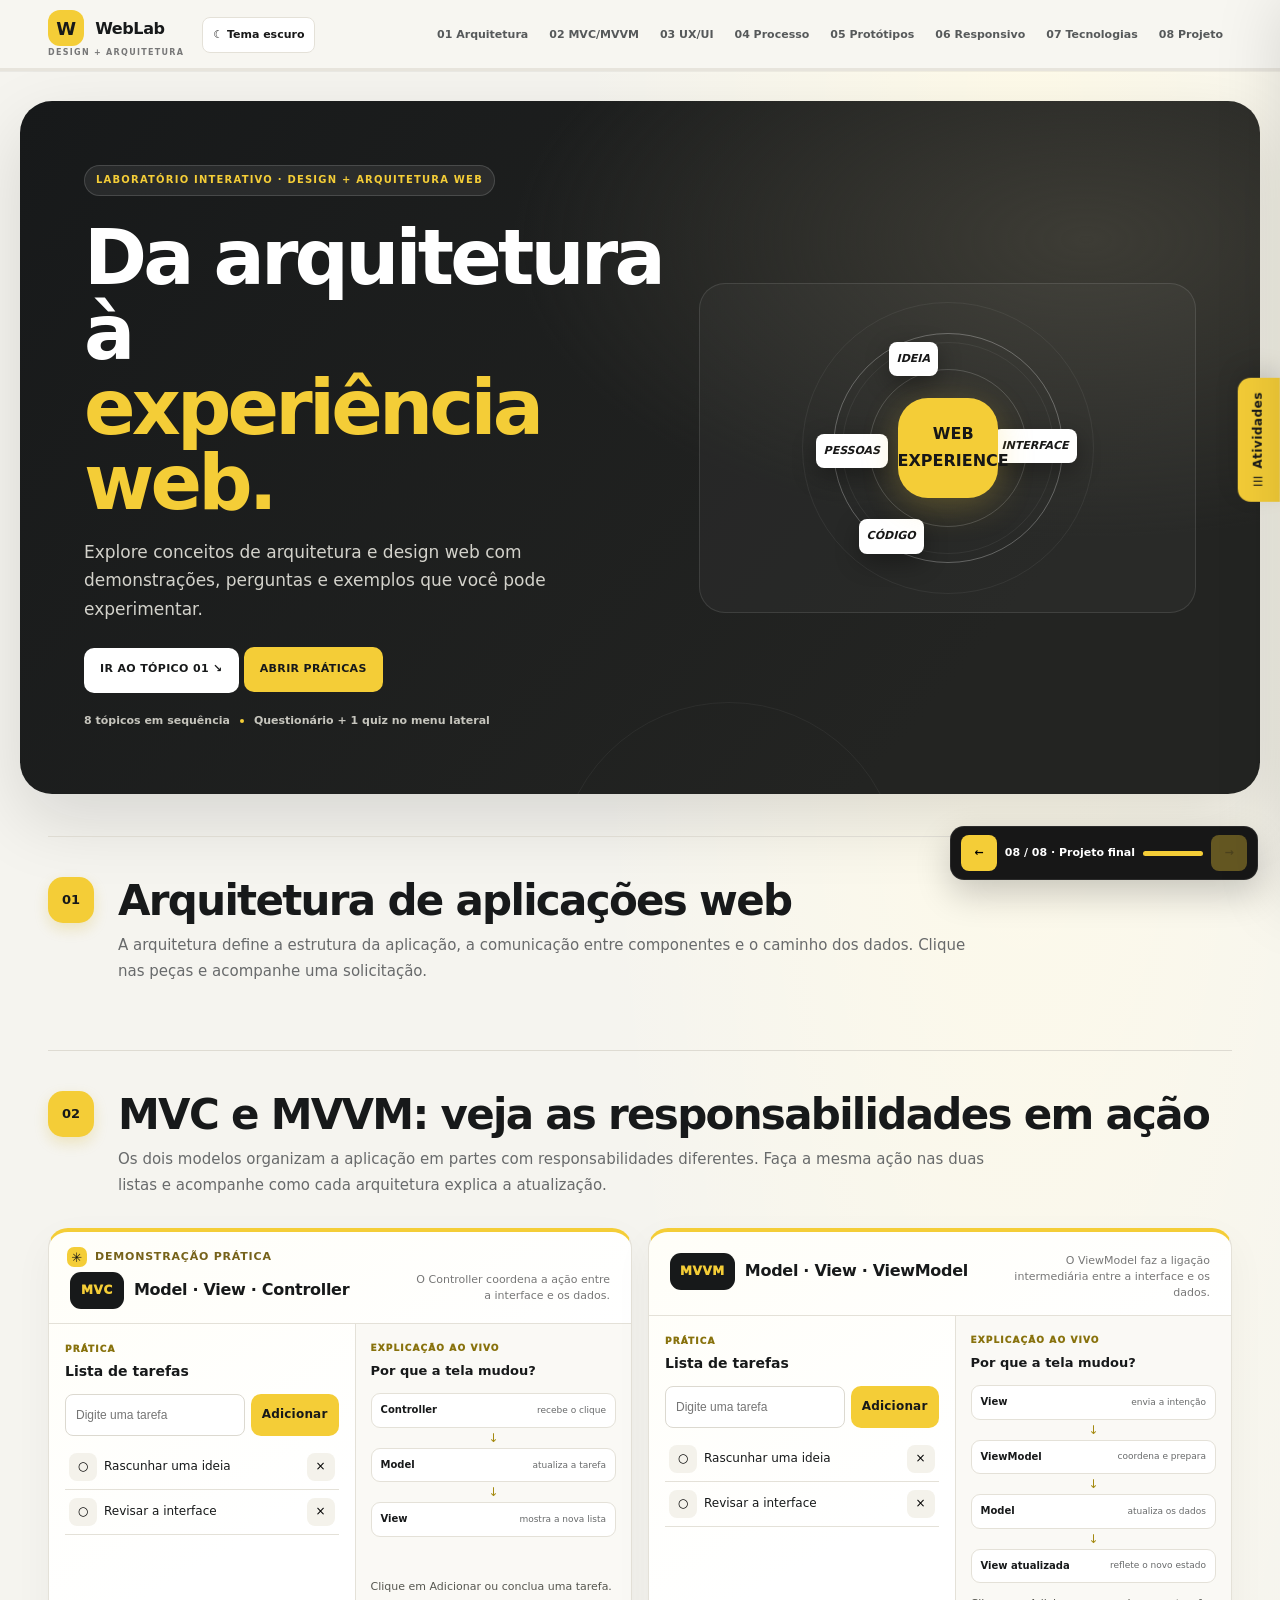
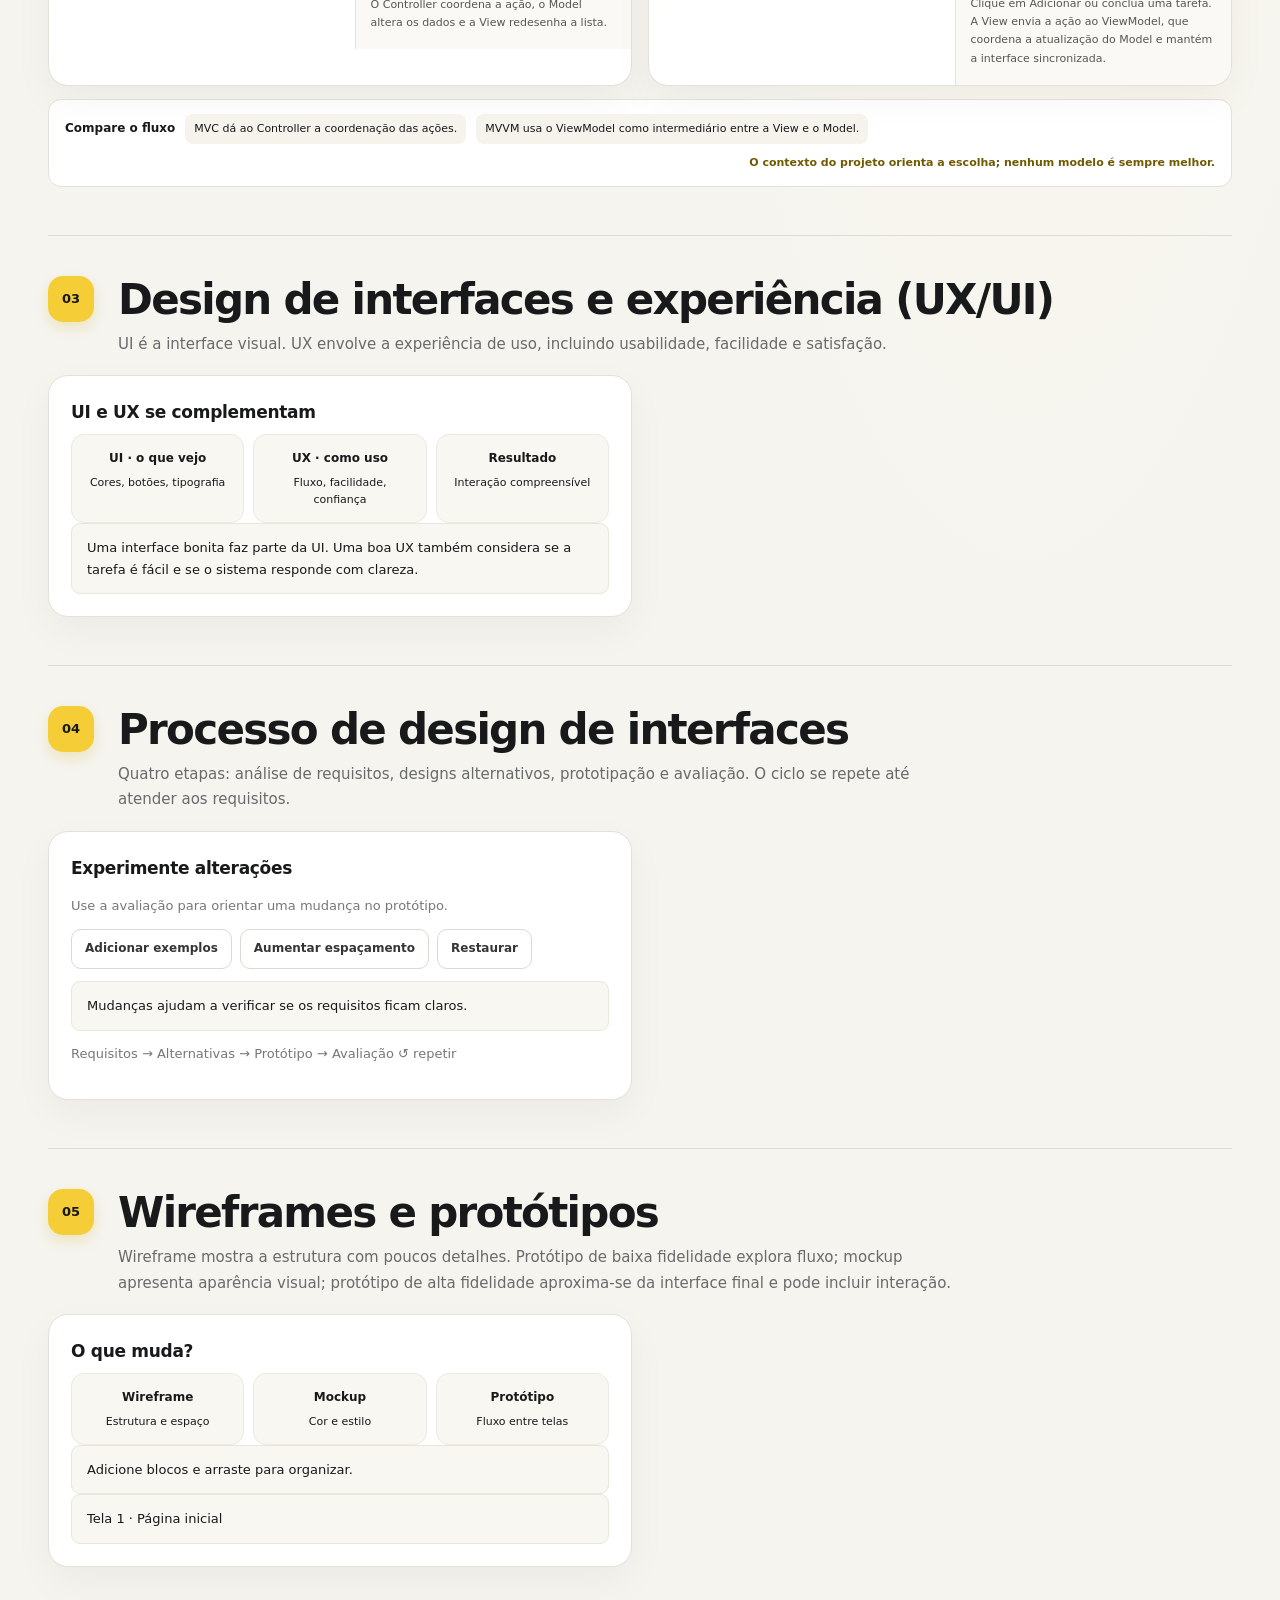
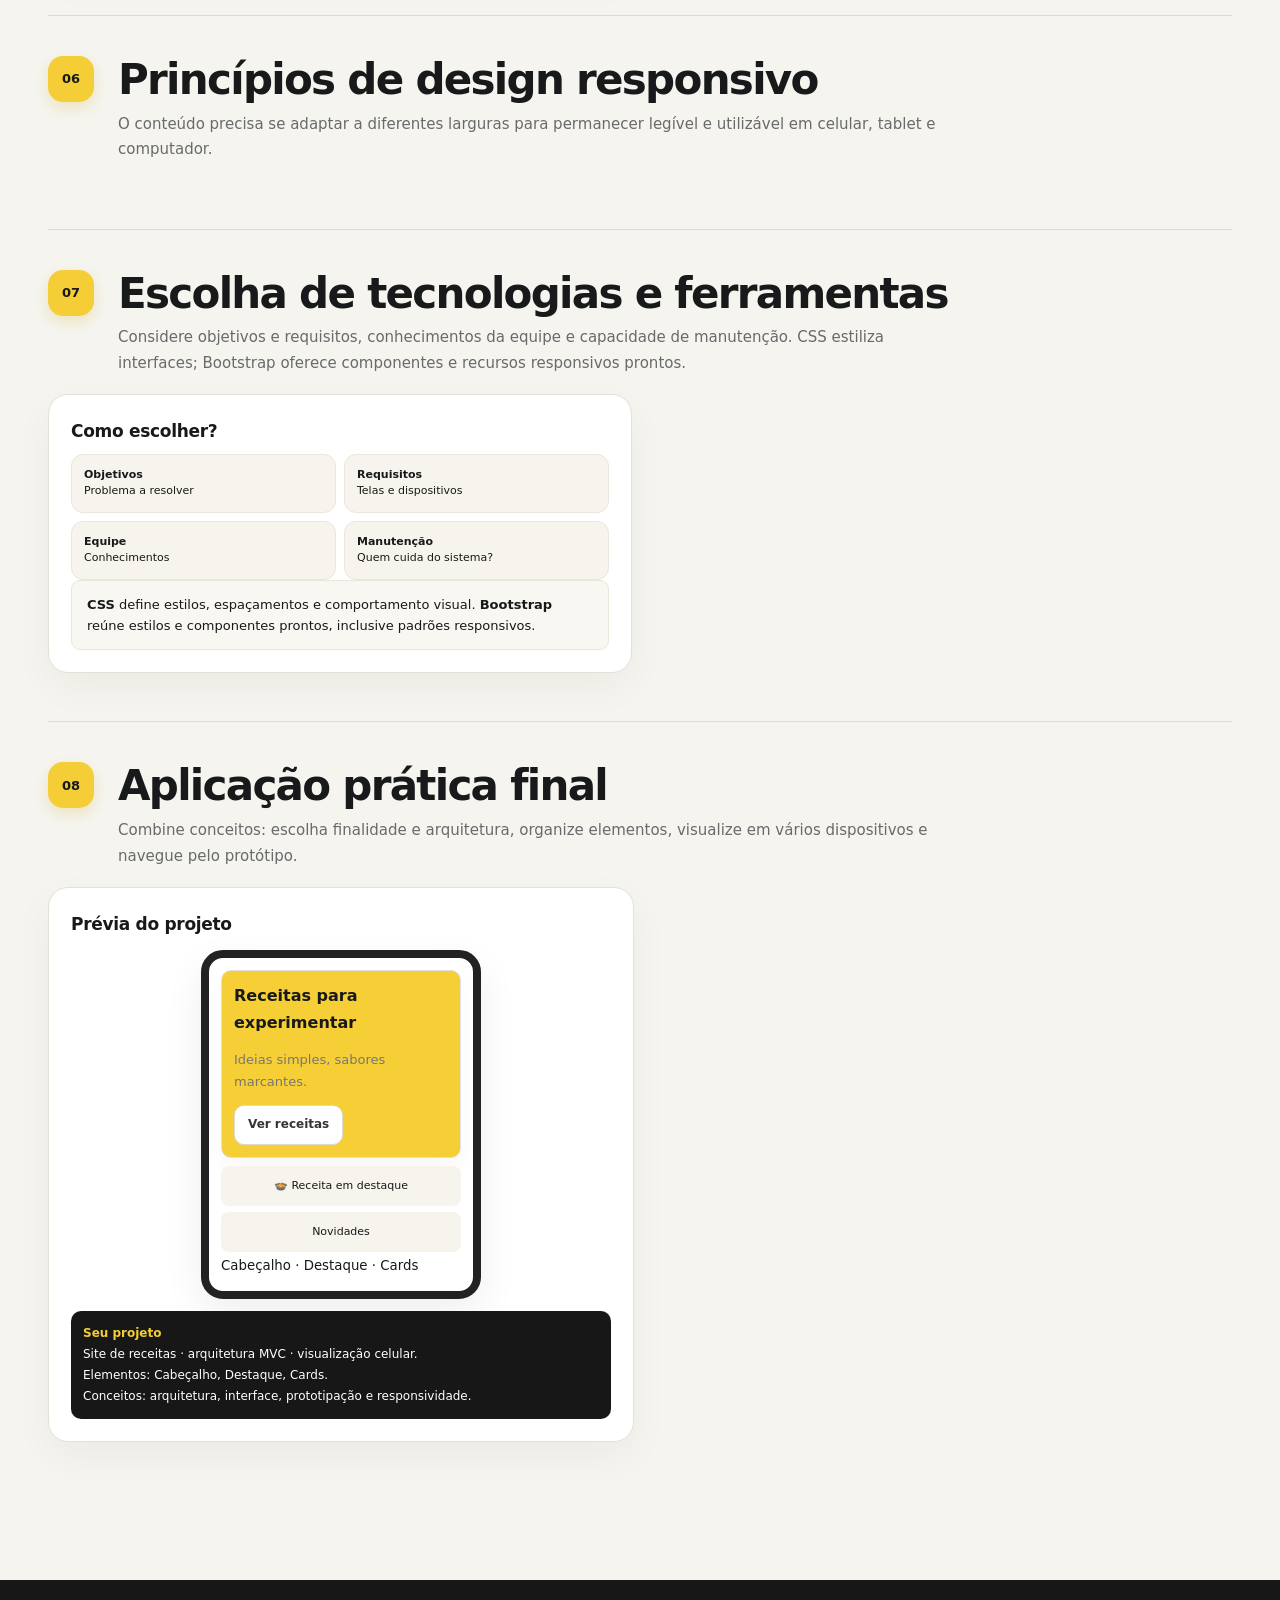
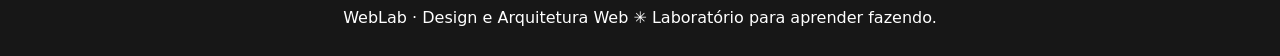
<file: index.html>
<!doctype html><html lang="pt-BR"><head><meta charset="utf-8"><meta name="viewport" content="width=device-width,initial-scale=1"><meta name="description" content="Roteiro visual e laboratório prático de Design e Arquitetura Web."><title>WebLab — Design e Arquitetura Web</title><link rel="stylesheet" href="style.css"></head><body class="presentation-mode">
<header class="top"><div class="topin"><div class="brand"><b>W</b> WebLab <small>DESIGN + ARQUITETURA</small></div><button class="themeBtn" id="themeToggle" type="button">☾ Tema escuro</button><nav class="nav" id="nav"><a href="#arquitetura">01 Arquitetura</a><a href="#modelos">02 MVC/MVVM</a><a href="#uxui">03 UX/UI</a><a href="#processo">04 Processo</a><a href="#prototipos">05 Protótipos</a><a href="#responsivo">06 Responsivo</a><a href="#tecnologias">07 Tecnologias</a><a href="#projeto">08 Projeto</a></nav><button class="menu" id="menu" aria-label="Abrir navegação">☰</button></div><div class="readbar"><span id="readProgress"></span></div></header><main><div class="hero"><div><div class="ey">LABORATÓRIO INTERATIVO · DESIGN + ARQUITETURA WEB</div><h1>Da arquitetura à<br><span>experiência web.</span></h1><p>Explore conceitos de arquitetura e design web com demonstrações, perguntas e exemplos que você pode experimentar.</p><a class="btn" href="#arquitetura">IR AO TÓPICO 01 ↘</a> <button class="btn yellow" id="practiceToggle" type="button">ABRIR PRÁTICAS</button><div class="heroMeta"><span>8 tópicos em sequência</span><i></i><span>Questionário + 1 quiz no menu lateral</span></div></div><div class="art"><div class="orb"><div class="center">WEB<br>EXPERIENCE</div><i class="node n1">IDEIA</i><i class="node n2">INTERFACE</i><i class="node n3">CÓDIGO</i><i class="node n4">PESSOAS</i></div></div></div><div class="wrap">
<section class="sec" id="arquitetura"><div class="head"><b class="num">01</b><div><h2>Arquitetura de aplicações web</h2><p>A arquitetura define a estrutura da aplicação, a comunicação entre componentes e o caminho dos dados. Clique nas peças e acompanhe uma solicitação.</p></div></div><div class="card"><span class="tag">MAPA INTERATIVO</span><div class="flow"><button class="sel" data-node="browser">Navegador</button><span>→</span><button data-node="server">Servidor</button><span>→</span><button data-node="database">Banco de dados</button></div><div class="detail" id="archDetail">O navegador envia uma solicitação, como abrir uma página ou salvar um formulário.</div><div class="controls"><button class="btn yellow" id="traceBtn">▶ Percorrer solicitação</button><button class="small" id="reset">Reiniciar caminho</button></div><div class="trace" id="trace"><span class="on">1 · Pedido</span><span>2 · Processamento</span><span>3 · Consulta aos dados</span><span>4 · Resposta à tela</span></div></div></section>
<section class="sec" id="modelos"><div class="head"><b class="num">02</b><div><h2>MVC e MVVM: veja as responsabilidades em ação</h2><p>Os dois modelos organizam a aplicação em partes com responsabilidades diferentes. Faça a mesma ação nas duas listas e acompanhe como cada arquitetura explica a atualização.</p></div></div><div class="modelLabs"><article class="card practiceCard modelLab" data-model-demo="mvc"><header class="modelLabHead"><div><span class="modelBadge">MVC</span><h3>Model · View · Controller</h3></div><p>O Controller coordena a ação entre a interface e os dados.</p></header><div class="modelPracticeLayout"><div class="modelPractice"><div class="practiceTitle"><span>PRÁTICA</span><b>Lista de tarefas</b></div><div class="taskInput"><input data-task-input="mvc" aria-label="Nova tarefa no modelo MVC" placeholder="Digite uma tarefa"><button class="btn yellow" data-task-add="mvc" type="button">Adicionar</button></div><ul class="tasks" data-task-list="mvc"></ul></div><aside class="modelWhy"><div class="whyTitle"><span>EXPLICAÇÃO AO VIVO</span><b>Por que a tela mudou?</b></div><div class="modelFlow" data-model-flow="mvc"><div class="flowStep" data-flow-step="Controller"><b>Controller</b><small>recebe o clique</small></div><i>↓</i><div class="flowStep" data-flow-step="Model"><b>Model</b><small>atualiza a tarefa</small></div><i>↓</i><div class="flowStep" data-flow-step="View"><b>View</b><small>mostra a nova lista</small></div></div><p class="modelExplanation" data-model-explanation="mvc" aria-live="polite">Clique em Adicionar ou conclua uma tarefa. O Controller coordena a ação, o Model altera os dados e a View redesenha a lista.</p></aside></div></article><article class="card practiceCard modelLab" data-model-demo="mvvm"><header class="modelLabHead"><div><span class="modelBadge">MVVM</span><h3>Model · View · ViewModel</h3></div><p>O ViewModel faz a ligação intermediária entre a interface e os dados.</p></header><div class="modelPracticeLayout"><div class="modelPractice"><div class="practiceTitle"><span>PRÁTICA</span><b>Lista de tarefas</b></div><div class="taskInput"><input data-task-input="mvvm" aria-label="Nova tarefa no modelo MVVM" placeholder="Digite uma tarefa"><button class="btn yellow" data-task-add="mvvm" type="button">Adicionar</button></div><ul class="tasks" data-task-list="mvvm"></ul></div><aside class="modelWhy"><div class="whyTitle"><span>EXPLICAÇÃO AO VIVO</span><b>Por que a tela mudou?</b></div><div class="modelFlow" data-model-flow="mvvm"><div class="flowStep" data-flow-step="View"><b>View</b><small>envia a intenção</small></div><i>↓</i><div class="flowStep" data-flow-step="ViewModel"><b>ViewModel</b><small>coordena e prepara</small></div><i>↓</i><div class="flowStep" data-flow-step="Model"><b>Model</b><small>atualiza os dados</small></div><i>↓</i><div class="flowStep" data-flow-step="View-return"><b>View atualizada</b><small>reflete o novo estado</small></div></div><p class="modelExplanation" data-model-explanation="mvvm" aria-live="polite">Clique em Adicionar ou conclua uma tarefa. A View envia a ação ao ViewModel, que coordena a atualização do Model e mantém a interface sincronizada.</p></aside></div></article></div><div class="modelTakeaway"><b>Compare o fluxo</b><span>MVC dá ao Controller a coordenação das ações.</span><span>MVVM usa o ViewModel como intermediário entre a View e o Model.</span><strong>O contexto do projeto orienta a escolha; nenhum modelo é sempre melhor.</strong></div></section>
<section class="sec" id="uxui"><div class="head"><b class="num">03</b><div><h2>Design de interfaces e experiência (UX/UI)</h2><p>UI é a interface visual. UX envolve a experiência de uso, incluindo usabilidade, facilidade e satisfação.</p></div></div><div class="cols"><div class="card"><h3>Compare a experiência</h3><p>Alterne a organização e observe como a hierarquia visual orienta a pessoa.</p><div class="controls"><button class="small on" data-ui="clear">Interface clara</button><button class="small" data-ui="confuse">Interface confusa</button><button class="small" id="reorder">↕ Reorganizar</button></div><div class="demo" id="demo"><div class="dnav"><b>☀ Meu espaço</b><span>Início　Ajuda　Perfil</span></div><div class="dcontent" id="dcontent"><div><span class="tag">BEM-VINDA</span><h3>Organize seu próximo passo</h3><p>Seus projetos e tarefas em um só lugar.</p><button class="btn yellow">Criar projeto</button></div><div><b>Seu resumo</b><p>3 tarefas em andamento</p></div></div></div><div class="detail" id="uinote">Hierarquia clara, rótulos familiares e espaçamento ajudam a encontrar a ação.</div></div><div class="card"><h3>UI e UX se complementam</h3><div class="modelviz"><div class="modelbox"><b>UI · o que vejo</b>Cores, botões, tipografia</div><div class="modelbox"><b>UX · como uso</b>Fluxo, facilidade, confiança</div><div class="modelbox"><b>Resultado</b>Interação compreensível</div></div><div class="detail">Uma interface bonita faz parte da UI. Uma boa UX também considera se a tarefa é fácil e se o sistema responde com clareza.</div></div></div></section>
<section class="sec" id="processo"><div class="head"><b class="num">04</b><div><h2>Processo de design de interfaces</h2><p>Quatro etapas: análise de requisitos, designs alternativos, prototipação e avaliação. O ciclo se repete até atender aos requisitos.</p></div></div><div class="cols"><div class="card"><div class="steps"><div class="step current"> <b>01 · Análise</b>O que precisa?</div><div class="step"><b>02 · Alternativas</b>Como pode funcionar?</div><div class="step"><b>03 · Protótipo</b>Vamos testar.</div><div class="step"><b>04 · Avaliação</b>O que melhorar?</div></div><h3>Cadastro de usuário</h3><p>Compare maneiras de selecionar cidade e estado.</p><div class="controls"><button class="small on" data-loc="select">Menus de seleção</button><button class="small" data-loc="text">Campos de texto</button></div><div class="form"><div class="field"><label>Cidade</label><div id="city"><select><option value="">Selecione a cidade</option><option>Fortaleza</option><option>Recife</option><option>Salvador</option><option>São Paulo</option><option>Outra</option></select></div></div><div class="field"><label>Estado (UF)</label><div id="state"><select><option value="">Selecione a UF</option><option>CE</option><option>PE</option><option>BA</option><option>SP</option><option>Outro</option></select></div></div><div class="field wide"><label>E-mail</label><input id="email" placeholder="voce@exemplo.com"></div></div><button class="btn yellow" id="evaluate">Avaliar facilidade</button><div class="feedback" id="feedback">Avaliação simulada observa clareza e preenchimento, sem notas.</div></div><div class="card"><h3>Experimente alterações</h3><p>Use a avaliação para orientar uma mudança no protótipo.</p><div class="controls"><button class="small" id="labels">Adicionar exemplos</button><button class="small" id="space">Aumentar espaçamento</button><button class="small" id="restore">Restaurar</button></div><div class="detail" id="iteration">Mudanças ajudam a verificar se os requisitos ficam claros.</div><p class="loop">Requisitos → Alternativas → Protótipo → Avaliação ↺ repetir</p></div></div></section>
<section class="sec" id="prototipos"><div class="head"><b class="num">05</b><div><h2>Wireframes e protótipos</h2><p>Wireframe mostra a estrutura com poucos detalhes. Protótipo de baixa fidelidade explora fluxo; mockup apresenta aparência visual; protótipo de alta fidelidade aproxima-se da interface final e pode incluir interação.</p></div></div><div class="cols"><div class="card"><div class="tabs"><button class="tab active" data-view="wire">Wireframe</button><button class="tab" data-view="mock">Mockup</button><button class="tab" data-view="proto">Protótipo navegável</button></div><div class="editor"><div class="tools"><b>Blocos</b><button class="small" data-add="Cabeçalho">＋ Cabeçalho</button><button class="small" data-add="Menu">＋ Menu</button><button class="small" data-add="Imagem">＋ Imagem</button><button class="small" data-add="Texto">＋ Texto</button><button class="small" data-add="Botões">＋ Botões</button><button class="small" data-add="Rodapé">＋ Rodapé</button><button class="small" id="clear">Limpar</button></div><div class="canvas" id="canvas">Adicione blocos para começar</div></div></div><div class="card"><h3>O que muda?</h3><div class="modelviz"><div class="modelbox"><b>Wireframe</b>Estrutura e espaço</div><div class="modelbox"><b>Mockup</b>Cor e estilo</div><div class="modelbox"><b>Protótipo</b>Fluxo entre telas</div></div><div class="detail" id="protonote">Adicione blocos e arraste para organizar.</div><div class="feedback" id="protoPage">Tela 1 · Página inicial</div></div></div></section>
<section class="sec" id="responsivo"><div class="head"><b class="num">06</b><div><h2>Princípios de design responsivo</h2><p>O conteúdo precisa se adaptar a diferentes larguras para permanecer legível e utilizável em celular, tablet e computador.</p></div></div><div class="card"><div class="controls"><button class="small on" data-size="phone">▯ Celular</button><button class="small" data-size="tablet">▭ Tablet</button><button class="small" data-size="desktop">▰ Computador</button></div><div class="frame phone" id="responsiveFrame"><div class="dnav"><b>WebLab</b><span>Menu ☰　Perfil</span></div><div class="responsive"><div class="box"><b>Conteúdo adaptável</b><p>Colunas se reorganizam segundo o espaço.</p><button class="btn yellow">Explorar</button></div><div class="box" style="background:linear-gradient(135deg,#f6ce35,#fff1ae);font-size:28px">✳</div></div><div class="tiles"><div class="tile">01 · Texto</div><div class="tile">02 · Imagem</div><div class="tile">03 · Ação</div></div></div><div class="detail">A moldura muda de largura e o conteúdo se reorganiza de verdade.</div></div></section>
<section class="sec" id="tecnologias"><div class="head"><b class="num">07</b><div><h2>Escolha de tecnologias e ferramentas</h2><p>Considere objetivos e requisitos, conhecimentos da equipe e capacidade de manutenção. CSS estiliza interfaces; Bootstrap oferece componentes e recursos responsivos prontos.</p></div></div><div class="cols"><div class="card"><h3>Ajuste a página</h3><p>Os controles simulam propriedades CSS e componentes.</p><div class="controls">Cor: <button class="swatch" style="background:#f6ce35" data-color="#f6ce35">　</button><button class="swatch" style="background:#8ec5ad" data-color="#8ec5ad">　</button><button class="swatch" style="background:#a9c5ec" data-color="#a9c5ec">　</button></div><div class="controls"><button class="small" data-gap="10">Espaço −</button><button class="small" data-gap="22">Espaço +</button><button class="small" data-font="14">Texto −</button><button class="small" data-font="18">Texto +</button><button class="small" id="columns">Alternar colunas</button></div><div class="ex" id="example"><header>☀ Página de exemplo</header><div class="exbody"><b>Conteúdo organizado</b><p>Altere cores, espaçamento e tipografia com CSS.</p><div class="exrow"><div class="box">Componente: cartão</div><div class="box">Componente: ação</div></div><button class="btn yellow">Ação principal</button></div></div></div><div class="card"><h3>Como escolher?</h3><div class="steps" style="grid-template-columns:1fr 1fr"><div class="step"><b>Objetivos</b>Problema a resolver</div><div class="step"><b>Requisitos</b>Telas e dispositivos</div><div class="step"><b>Equipe</b>Conhecimentos</div><div class="step"><b>Manutenção</b>Quem cuida do sistema?</div></div><div class="detail"><b>CSS</b> define estilos, espaçamentos e comportamento visual. <b>Bootstrap</b> reúne estilos e componentes prontos, inclusive padrões responsivos.</div></div></div></section>
<section class="sec" id="projeto"><div class="head"><b class="num">08</b><div><h2>Aplicação prática final</h2><p>Combine conceitos: escolha finalidade e arquitetura, organize elementos, visualize em vários dispositivos e navegue pelo protótipo.</p></div></div><div class="final"><div class="card"><h3>Monte seu projeto</h3><div class="field"><label>Finalidade</label><select id="purpose"><option value="recipes">Site de receitas</option><option value="shop">Loja virtual</option></select></div><p>Organize elementos</p><div class="controls"><button class="small" data-fadd="Cabeçalho">＋ Cabeçalho</button><button class="small" data-fadd="Menu">＋ Menu</button><button class="small" data-fadd="Destaque">＋ Destaque</button><button class="small" data-fadd="Cards">＋ Cards</button><button class="small" data-fadd="Rodapé">＋ Rodapé</button></div><div class="controls"><button class="small on" data-arch="MVC">MVC</button><button class="small" data-arch="MVVM">MVVM</button><button class="small" data-fsize="phone">Celular</button><button class="small" data-fsize="tablet">Tablet</button><button class="small" data-fsize="desktop">Computador</button></div><button class="btn yellow" id="navigate">▶ Navegar protótipo</button></div><div class="card"><h3>Prévia do projeto</h3><div class="frame phone" id="finalFrame"><div id="finalPreview"></div></div><div class="summary" id="summary"></div></div></div></section></div></main><footer>WebLab · Design e Arquitetura Web <b>✳</b> Laboratório para aprender fazendo.</footer><div class="toast" id="toast" role="status" aria-live="polite"></div><aside class="sectionDock" aria-label="Navegar pelas seções"><button id="prevSec" aria-label="Seção anterior">←</button><span class="where" id="where">01 / 08 · Arquitetura</span><span class="meter"><i id="dockProgress"></i></span><button id="nextSec" aria-label="Próxima seção">→</button></aside>
<script src="script.js" defer></script></body></html>
</file>
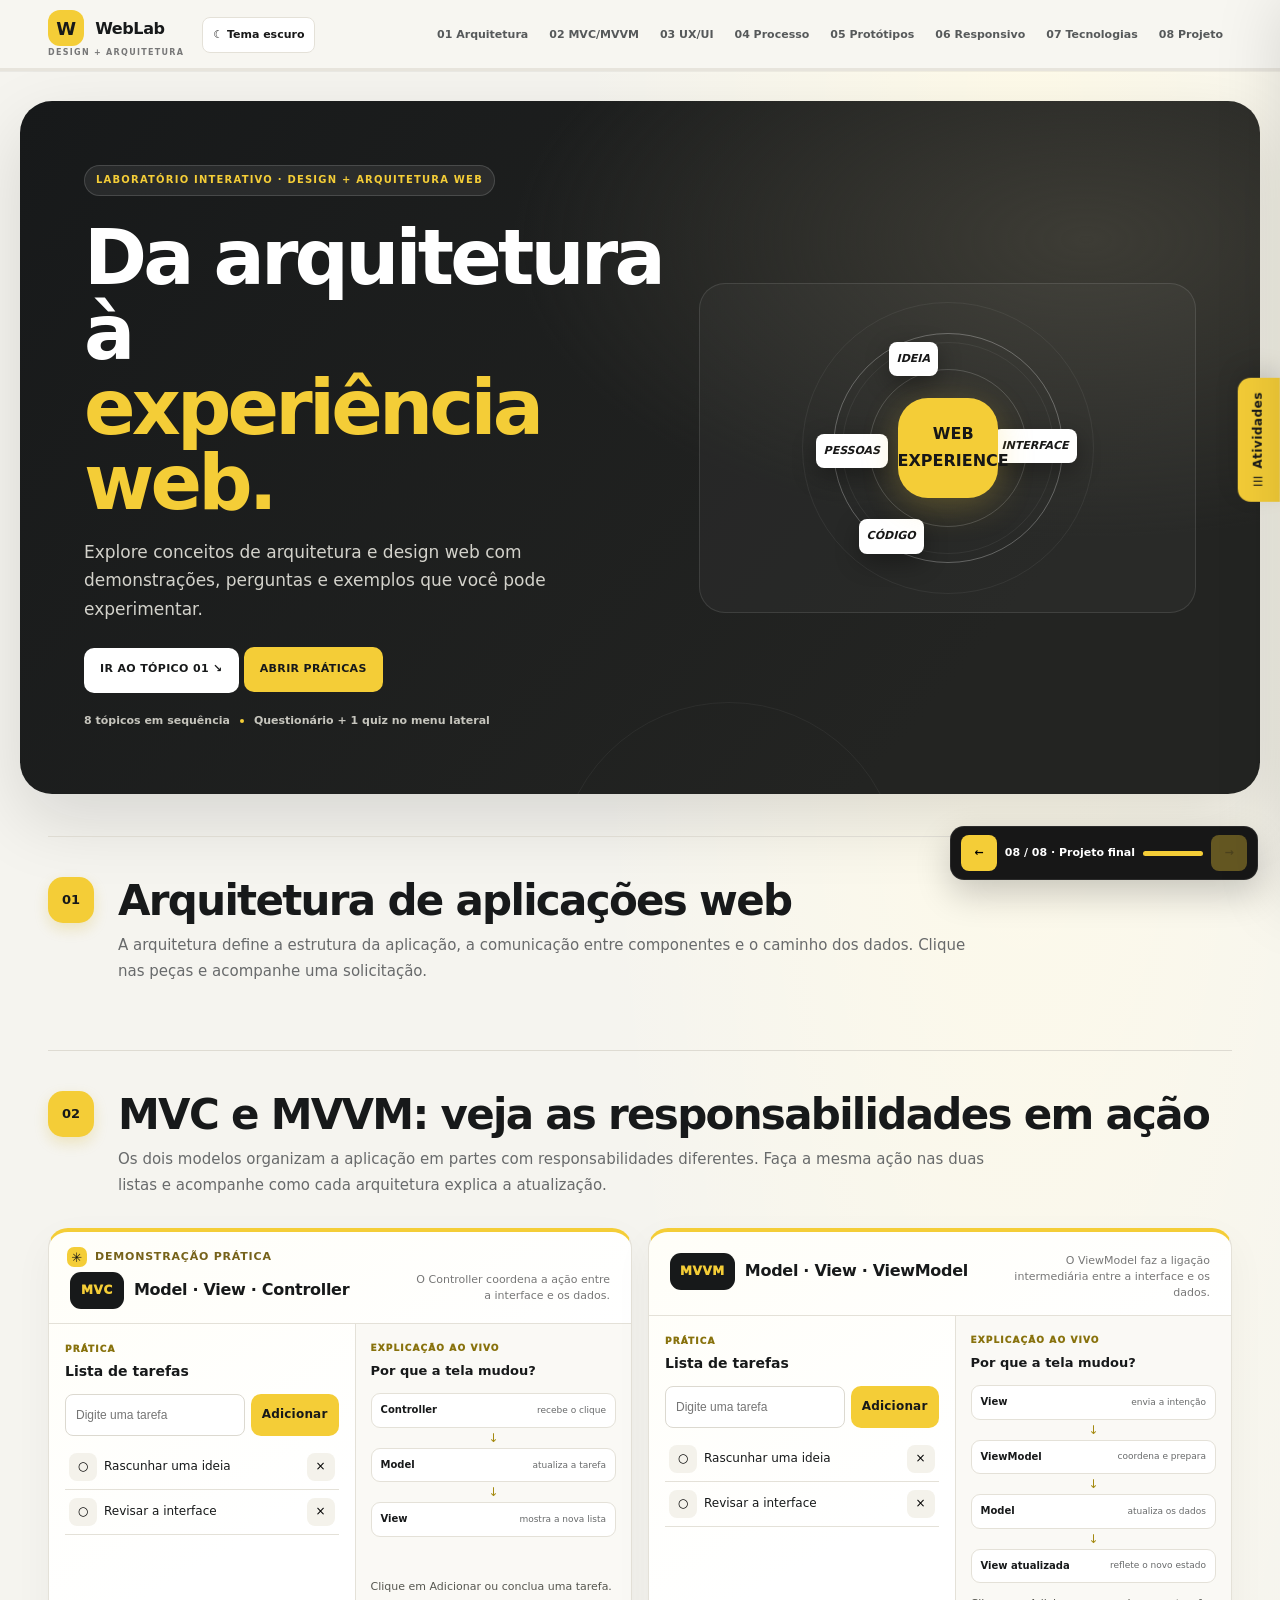
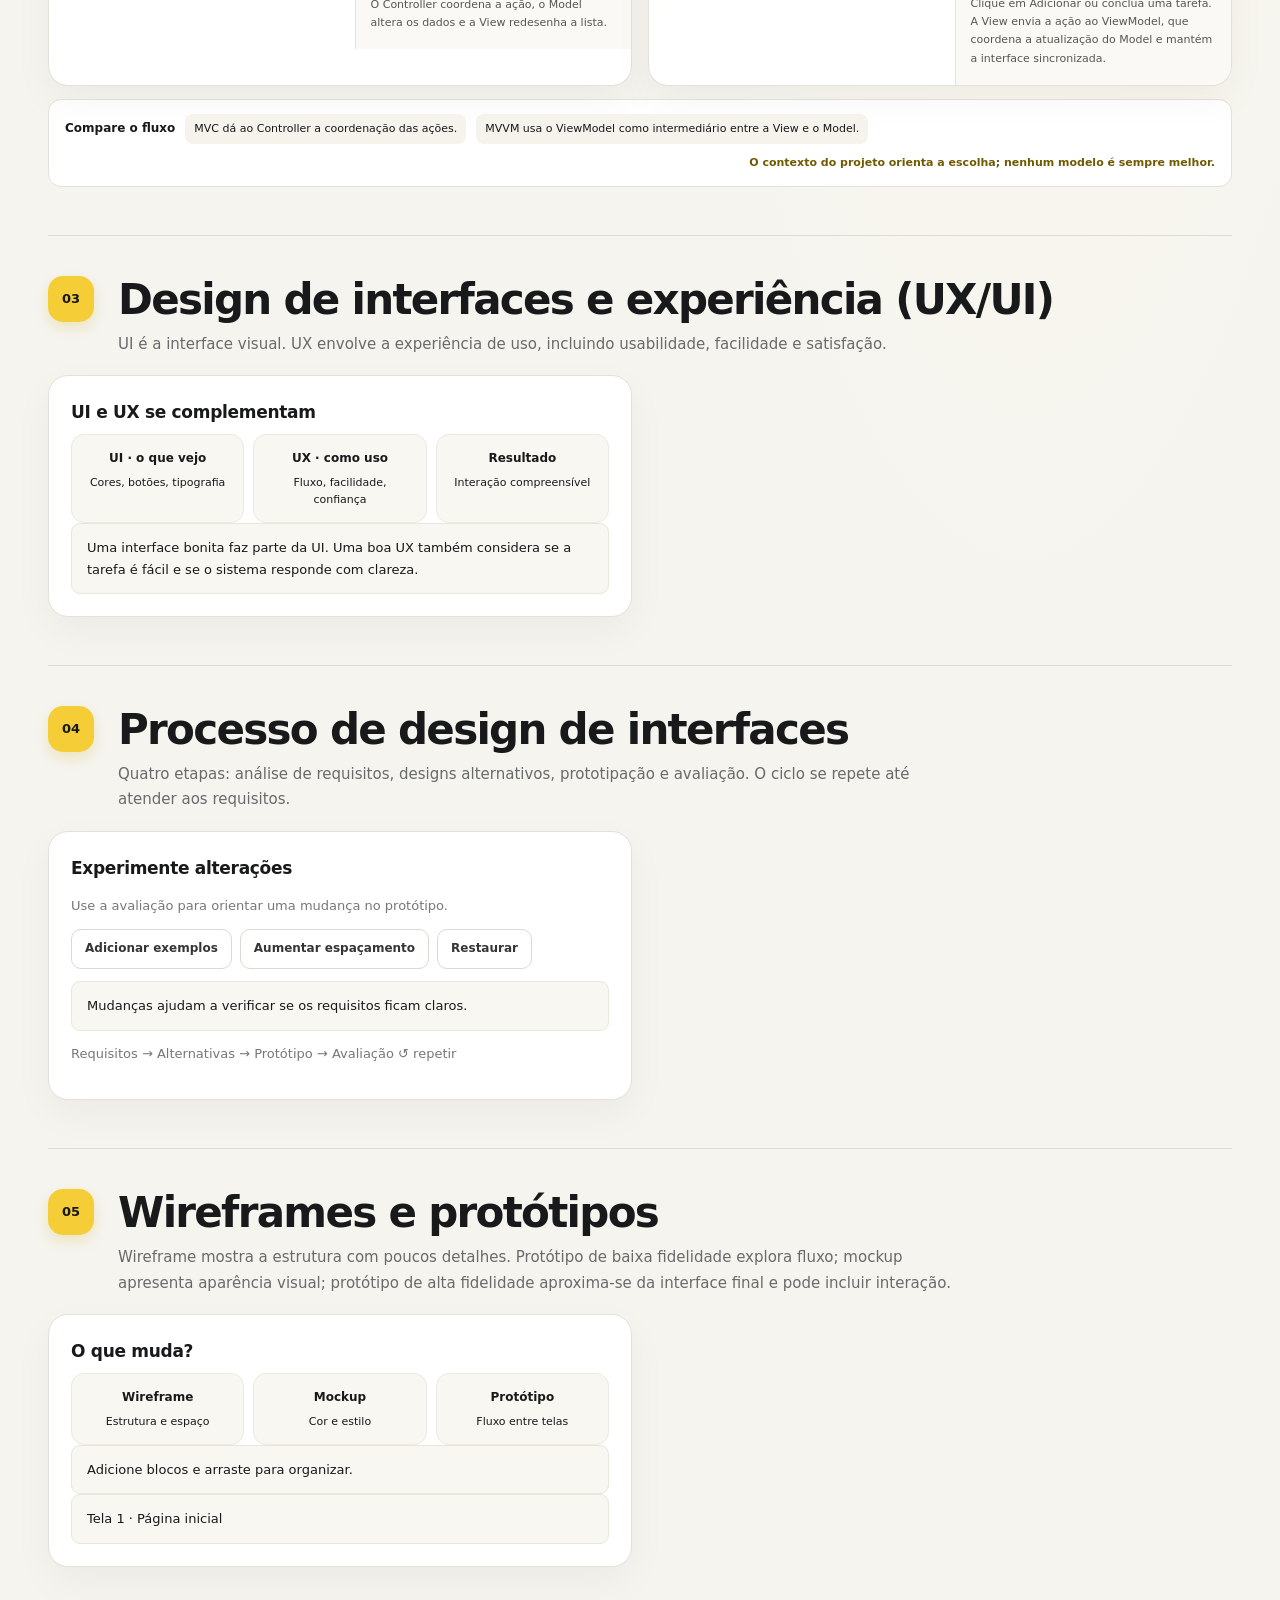
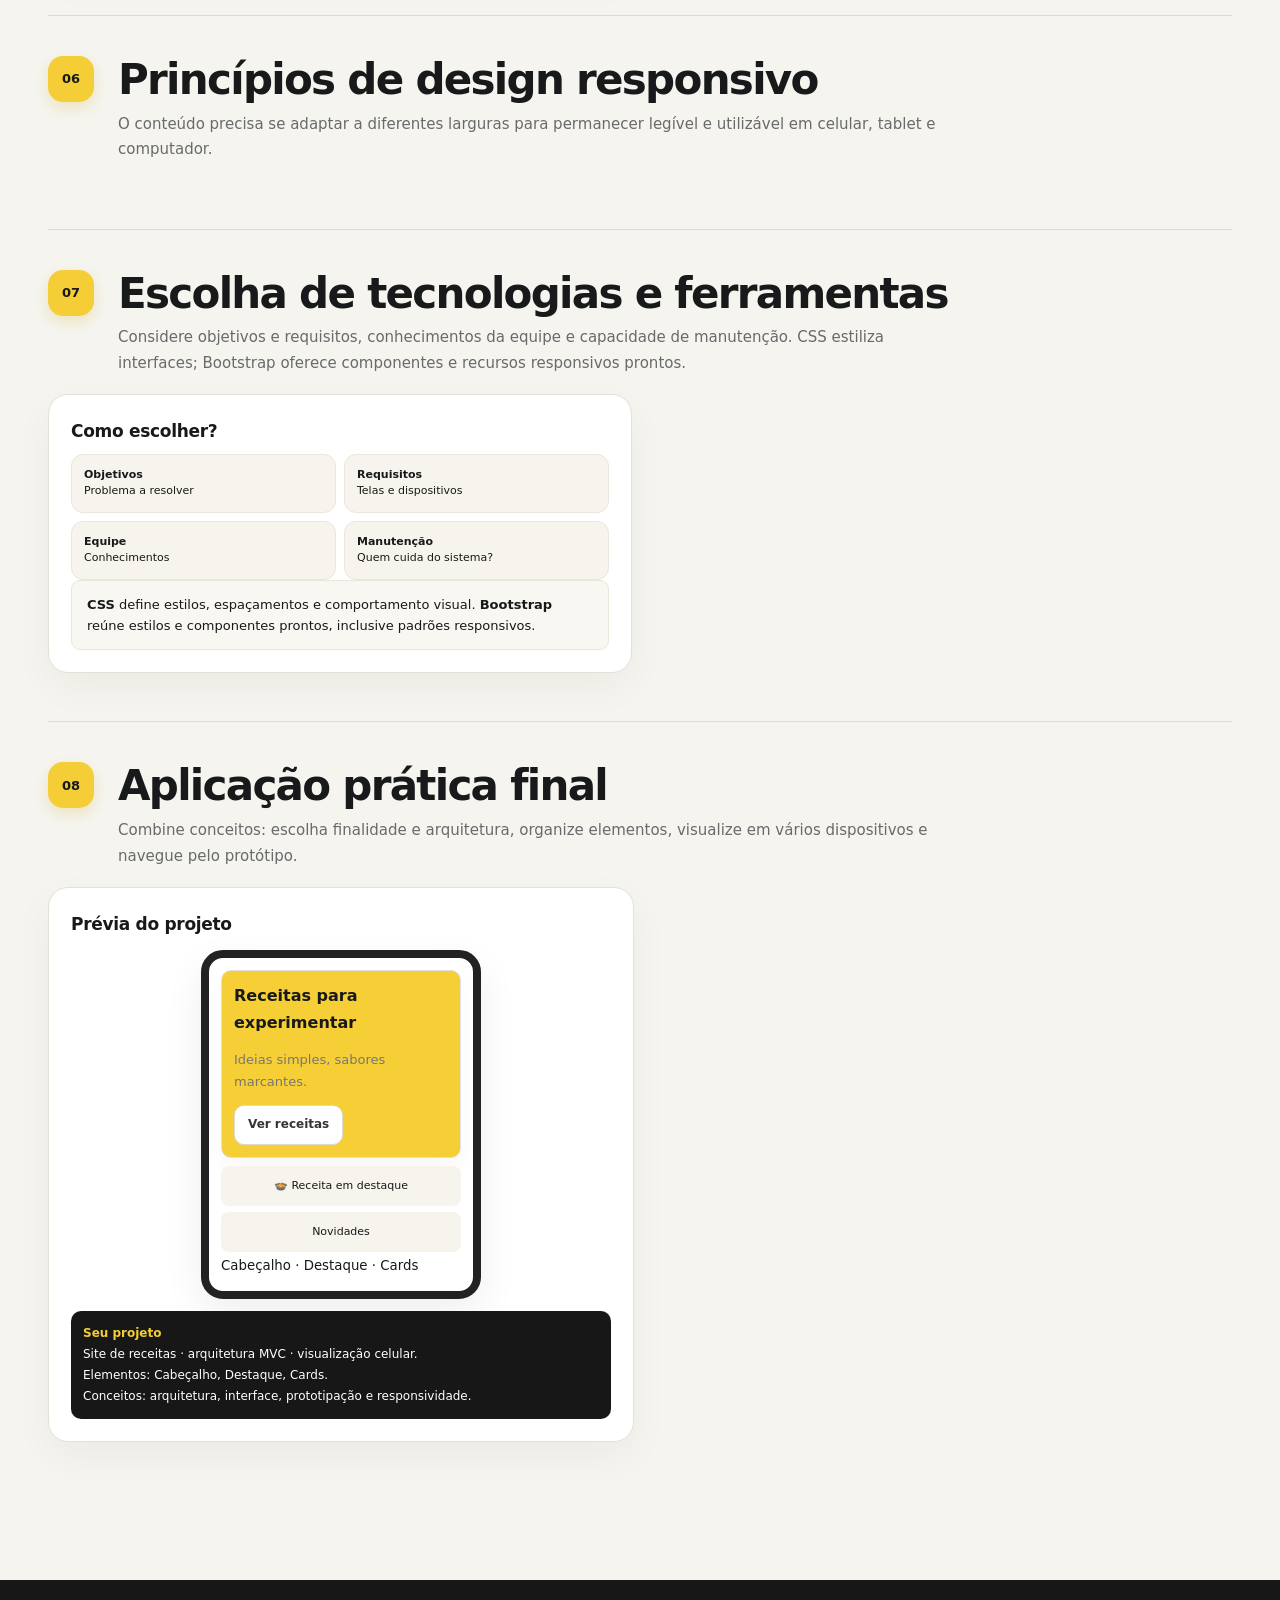
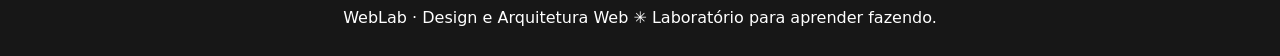
<file: Untitled-1.html>
<!doctype html><html lang="pt-BR"><head><meta charset="utf-8"><meta name="viewport" content="width=device-width,initial-scale=1"><meta name="description" content="Roteiro visual e laboratório prático de Design e Arquitetura Web."><title>WebLab — Design e Arquitetura Web</title><link rel="stylesheet" href="style.css"></head><body class="presentation-mode">
<header class="top"><div class="topin"><div class="brand"><b>W</b> WebLab <small>DESIGN + ARQUITETURA</small></div><button class="themeBtn" id="themeToggle" type="button">☾ Tema escuro</button><nav class="nav" id="nav"><a href="#arquitetura">01 Arquitetura</a><a href="#modelos">02 MVC/MVVM</a><a href="#uxui">03 UX/UI</a><a href="#processo">04 Processo</a><a href="#prototipos">05 Protótipos</a><a href="#responsivo">06 Responsivo</a><a href="#tecnologias">07 Tecnologias</a><a href="#projeto">08 Projeto</a></nav><button class="menu" id="menu" aria-label="Abrir navegação">☰</button></div><div class="readbar"><span id="readProgress"></span></div></header><main><div class="hero"><div><div class="ey">LABORATÓRIO INTERATIVO · DESIGN + ARQUITETURA WEB</div><h1>Da arquitetura à<br><span>experiência web.</span></h1><p>Explore conceitos de arquitetura e design web com demonstrações, perguntas e exemplos que você pode experimentar.</p><a class="btn" href="#arquitetura">IR AO TÓPICO 01 ↘</a> <button class="btn yellow" id="practiceToggle" type="button">ABRIR PRÁTICAS</button><div class="heroMeta"><span>8 tópicos em sequência</span><i></i><span>Questionário + 1 quiz no menu lateral</span></div></div><div class="art"><div class="orb"><div class="center">WEB<br>EXPERIENCE</div><i class="node n1">IDEIA</i><i class="node n2">INTERFACE</i><i class="node n3">CÓDIGO</i><i class="node n4">PESSOAS</i></div></div></div><div class="wrap">
<section class="sec" id="arquitetura"><div class="head"><b class="num">01</b><div><h2>Arquitetura de aplicações web</h2><p>A arquitetura define a estrutura da aplicação, a comunicação entre componentes e o caminho dos dados. Clique nas peças e acompanhe uma solicitação.</p></div></div><div class="card"><span class="tag">MAPA INTERATIVO</span><div class="flow"><button class="sel" data-node="browser">Navegador</button><span>→</span><button data-node="server">Servidor</button><span>→</span><button data-node="database">Banco de dados</button></div><div class="detail" id="archDetail">O navegador envia uma solicitação, como abrir uma página ou salvar um formulário.</div><div class="controls"><button class="btn yellow" id="traceBtn">▶ Percorrer solicitação</button><button class="small" id="reset">Reiniciar caminho</button></div><div class="trace" id="trace"><span class="on">1 · Pedido</span><span>2 · Processamento</span><span>3 · Consulta aos dados</span><span>4 · Resposta à tela</span></div></div></section>
<section class="sec" id="modelos"><div class="head"><b class="num">02</b><div><h2>MVC e MVVM: veja as responsabilidades em ação</h2><p>Os dois modelos organizam a aplicação em partes com responsabilidades diferentes. Faça a mesma ação nas duas listas e acompanhe como cada arquitetura explica a atualização.</p></div></div><div class="modelLabs"><article class="card practiceCard modelLab" data-model-demo="mvc"><header class="modelLabHead"><div><span class="modelBadge">MVC</span><h3>Model · View · Controller</h3></div><p>O Controller coordena a ação entre a interface e os dados.</p></header><div class="modelPracticeLayout"><div class="modelPractice"><div class="practiceTitle"><span>PRÁTICA</span><b>Lista de tarefas</b></div><div class="taskInput"><input data-task-input="mvc" aria-label="Nova tarefa no modelo MVC" placeholder="Digite uma tarefa"><button class="btn yellow" data-task-add="mvc" type="button">Adicionar</button></div><ul class="tasks" data-task-list="mvc"></ul></div><aside class="modelWhy"><div class="whyTitle"><span>EXPLICAÇÃO AO VIVO</span><b>Por que a tela mudou?</b></div><div class="modelFlow" data-model-flow="mvc"><div class="flowStep" data-flow-step="Controller"><b>Controller</b><small>recebe o clique</small></div><i>↓</i><div class="flowStep" data-flow-step="Model"><b>Model</b><small>atualiza a tarefa</small></div><i>↓</i><div class="flowStep" data-flow-step="View"><b>View</b><small>mostra a nova lista</small></div></div><p class="modelExplanation" data-model-explanation="mvc" aria-live="polite">Clique em Adicionar ou conclua uma tarefa. O Controller coordena a ação, o Model altera os dados e a View redesenha a lista.</p></aside></div></article><article class="card practiceCard modelLab" data-model-demo="mvvm"><header class="modelLabHead"><div><span class="modelBadge">MVVM</span><h3>Model · View · ViewModel</h3></div><p>O ViewModel faz a ligação intermediária entre a interface e os dados.</p></header><div class="modelPracticeLayout"><div class="modelPractice"><div class="practiceTitle"><span>PRÁTICA</span><b>Lista de tarefas</b></div><div class="taskInput"><input data-task-input="mvvm" aria-label="Nova tarefa no modelo MVVM" placeholder="Digite uma tarefa"><button class="btn yellow" data-task-add="mvvm" type="button">Adicionar</button></div><ul class="tasks" data-task-list="mvvm"></ul></div><aside class="modelWhy"><div class="whyTitle"><span>EXPLICAÇÃO AO VIVO</span><b>Por que a tela mudou?</b></div><div class="modelFlow" data-model-flow="mvvm"><div class="flowStep" data-flow-step="View"><b>View</b><small>envia a intenção</small></div><i>↓</i><div class="flowStep" data-flow-step="ViewModel"><b>ViewModel</b><small>coordena e prepara</small></div><i>↓</i><div class="flowStep" data-flow-step="Model"><b>Model</b><small>atualiza os dados</small></div><i>↓</i><div class="flowStep" data-flow-step="View-return"><b>View atualizada</b><small>reflete o novo estado</small></div></div><p class="modelExplanation" data-model-explanation="mvvm" aria-live="polite">Clique em Adicionar ou conclua uma tarefa. A View envia a ação ao ViewModel, que coordena a atualização do Model e mantém a interface sincronizada.</p></aside></div></article></div><div class="modelTakeaway"><b>Compare o fluxo</b><span>MVC dá ao Controller a coordenação das ações.</span><span>MVVM usa o ViewModel como intermediário entre a View e o Model.</span><strong>O contexto do projeto orienta a escolha; nenhum modelo é sempre melhor.</strong></div></section>
<section class="sec" id="uxui"><div class="head"><b class="num">03</b><div><h2>Design de interfaces e experiência (UX/UI)</h2><p>UI é a interface visual. UX envolve a experiência de uso, incluindo usabilidade, facilidade e satisfação.</p></div></div><div class="cols"><div class="card"><h3>Compare a experiência</h3><p>Alterne a organização e observe como a hierarquia visual orienta a pessoa.</p><div class="controls"><button class="small on" data-ui="clear">Interface clara</button><button class="small" data-ui="confuse">Interface confusa</button><button class="small" id="reorder">↕ Reorganizar</button></div><div class="demo" id="demo"><div class="dnav"><b>☀ Meu espaço</b><span>Início　Ajuda　Perfil</span></div><div class="dcontent" id="dcontent"><div><span class="tag">BEM-VINDA</span><h3>Organize seu próximo passo</h3><p>Seus projetos e tarefas em um só lugar.</p><button class="btn yellow">Criar projeto</button></div><div><b>Seu resumo</b><p>3 tarefas em andamento</p></div></div></div><div class="detail" id="uinote">Hierarquia clara, rótulos familiares e espaçamento ajudam a encontrar a ação.</div></div><div class="card"><h3>UI e UX se complementam</h3><div class="modelviz"><div class="modelbox"><b>UI · o que vejo</b>Cores, botões, tipografia</div><div class="modelbox"><b>UX · como uso</b>Fluxo, facilidade, confiança</div><div class="modelbox"><b>Resultado</b>Interação compreensível</div></div><div class="detail">Uma interface bonita faz parte da UI. Uma boa UX também considera se a tarefa é fácil e se o sistema responde com clareza.</div></div></div></section>
<section class="sec" id="processo"><div class="head"><b class="num">04</b><div><h2>Processo de design de interfaces</h2><p>Quatro etapas: análise de requisitos, designs alternativos, prototipação e avaliação. O ciclo se repete até atender aos requisitos.</p></div></div><div class="cols"><div class="card"><div class="steps"><div class="step current"> <b>01 · Análise</b>O que precisa?</div><div class="step"><b>02 · Alternativas</b>Como pode funcionar?</div><div class="step"><b>03 · Protótipo</b>Vamos testar.</div><div class="step"><b>04 · Avaliação</b>O que melhorar?</div></div><h3>Cadastro de usuário</h3><p>Compare maneiras de selecionar cidade e estado.</p><div class="controls"><button class="small on" data-loc="select">Menus de seleção</button><button class="small" data-loc="text">Campos de texto</button></div><div class="form"><div class="field"><label>Cidade</label><div id="city"><select><option value="">Selecione a cidade</option><option>Fortaleza</option><option>Recife</option><option>Salvador</option><option>São Paulo</option><option>Outra</option></select></div></div><div class="field"><label>Estado (UF)</label><div id="state"><select><option value="">Selecione a UF</option><option>CE</option><option>PE</option><option>BA</option><option>SP</option><option>Outro</option></select></div></div><div class="field wide"><label>E-mail</label><input id="email" placeholder="voce@exemplo.com"></div></div><button class="btn yellow" id="evaluate">Avaliar facilidade</button><div class="feedback" id="feedback">Avaliação simulada observa clareza e preenchimento, sem notas.</div></div><div class="card"><h3>Experimente alterações</h3><p>Use a avaliação para orientar uma mudança no protótipo.</p><div class="controls"><button class="small" id="labels">Adicionar exemplos</button><button class="small" id="space">Aumentar espaçamento</button><button class="small" id="restore">Restaurar</button></div><div class="detail" id="iteration">Mudanças ajudam a verificar se os requisitos ficam claros.</div><p class="loop">Requisitos → Alternativas → Protótipo → Avaliação ↺ repetir</p></div></div></section>
<section class="sec" id="prototipos"><div class="head"><b class="num">05</b><div><h2>Wireframes e protótipos</h2><p>Wireframe mostra a estrutura com poucos detalhes. Protótipo de baixa fidelidade explora fluxo; mockup apresenta aparência visual; protótipo de alta fidelidade aproxima-se da interface final e pode incluir interação.</p></div></div><div class="cols"><div class="card"><div class="tabs"><button class="tab active" data-view="wire">Wireframe</button><button class="tab" data-view="mock">Mockup</button><button class="tab" data-view="proto">Protótipo navegável</button></div><div class="editor"><div class="tools"><b>Blocos</b><button class="small" data-add="Cabeçalho">＋ Cabeçalho</button><button class="small" data-add="Menu">＋ Menu</button><button class="small" data-add="Imagem">＋ Imagem</button><button class="small" data-add="Texto">＋ Texto</button><button class="small" data-add="Botões">＋ Botões</button><button class="small" data-add="Rodapé">＋ Rodapé</button><button class="small" id="clear">Limpar</button></div><div class="canvas" id="canvas">Adicione blocos para começar</div></div></div><div class="card"><h3>O que muda?</h3><div class="modelviz"><div class="modelbox"><b>Wireframe</b>Estrutura e espaço</div><div class="modelbox"><b>Mockup</b>Cor e estilo</div><div class="modelbox"><b>Protótipo</b>Fluxo entre telas</div></div><div class="detail" id="protonote">Adicione blocos e arraste para organizar.</div><div class="feedback" id="protoPage">Tela 1 · Página inicial</div></div></div></section>
<section class="sec" id="responsivo"><div class="head"><b class="num">06</b><div><h2>Princípios de design responsivo</h2><p>O conteúdo precisa se adaptar a diferentes larguras para permanecer legível e utilizável em celular, tablet e computador.</p></div></div><div class="card"><div class="controls"><button class="small on" data-size="phone">▯ Celular</button><button class="small" data-size="tablet">▭ Tablet</button><button class="small" data-size="desktop">▰ Computador</button></div><div class="frame phone" id="responsiveFrame"><div class="dnav"><b>WebLab</b><span>Menu ☰　Perfil</span></div><div class="responsive"><div class="box"><b>Conteúdo adaptável</b><p>Colunas se reorganizam segundo o espaço.</p><button class="btn yellow">Explorar</button></div><div class="box" style="background:linear-gradient(135deg,#f6ce35,#fff1ae);font-size:28px">✳</div></div><div class="tiles"><div class="tile">01 · Texto</div><div class="tile">02 · Imagem</div><div class="tile">03 · Ação</div></div></div><div class="detail">A moldura muda de largura e o conteúdo se reorganiza de verdade.</div></div></section>
<section class="sec" id="tecnologias"><div class="head"><b class="num">07</b><div><h2>Escolha de tecnologias e ferramentas</h2><p>Considere objetivos e requisitos, conhecimentos da equipe e capacidade de manutenção. CSS estiliza interfaces; Bootstrap oferece componentes e recursos responsivos prontos.</p></div></div><div class="cols"><div class="card"><h3>Ajuste a página</h3><p>Os controles simulam propriedades CSS e componentes.</p><div class="controls">Cor: <button class="swatch" style="background:#f6ce35" data-color="#f6ce35">　</button><button class="swatch" style="background:#8ec5ad" data-color="#8ec5ad">　</button><button class="swatch" style="background:#a9c5ec" data-color="#a9c5ec">　</button></div><div class="controls"><button class="small" data-gap="10">Espaço −</button><button class="small" data-gap="22">Espaço +</button><button class="small" data-font="14">Texto −</button><button class="small" data-font="18">Texto +</button><button class="small" id="columns">Alternar colunas</button></div><div class="ex" id="example"><header>☀ Página de exemplo</header><div class="exbody"><b>Conteúdo organizado</b><p>Altere cores, espaçamento e tipografia com CSS.</p><div class="exrow"><div class="box">Componente: cartão</div><div class="box">Componente: ação</div></div><button class="btn yellow">Ação principal</button></div></div></div><div class="card"><h3>Como escolher?</h3><div class="steps" style="grid-template-columns:1fr 1fr"><div class="step"><b>Objetivos</b>Problema a resolver</div><div class="step"><b>Requisitos</b>Telas e dispositivos</div><div class="step"><b>Equipe</b>Conhecimentos</div><div class="step"><b>Manutenção</b>Quem cuida do sistema?</div></div><div class="detail"><b>CSS</b> define estilos, espaçamentos e comportamento visual. <b>Bootstrap</b> reúne estilos e componentes prontos, inclusive padrões responsivos.</div></div></div></section>
<section class="sec" id="projeto"><div class="head"><b class="num">08</b><div><h2>Aplicação prática final</h2><p>Combine conceitos: escolha finalidade e arquitetura, organize elementos, visualize em vários dispositivos e navegue pelo protótipo.</p></div></div><div class="final"><div class="card"><h3>Monte seu projeto</h3><div class="field"><label>Finalidade</label><select id="purpose"><option value="recipes">Site de receitas</option><option value="shop">Loja virtual</option></select></div><p>Organize elementos</p><div class="controls"><button class="small" data-fadd="Cabeçalho">＋ Cabeçalho</button><button class="small" data-fadd="Menu">＋ Menu</button><button class="small" data-fadd="Destaque">＋ Destaque</button><button class="small" data-fadd="Cards">＋ Cards</button><button class="small" data-fadd="Rodapé">＋ Rodapé</button></div><div class="controls"><button class="small on" data-arch="MVC">MVC</button><button class="small" data-arch="MVVM">MVVM</button><button class="small" data-fsize="phone">Celular</button><button class="small" data-fsize="tablet">Tablet</button><button class="small" data-fsize="desktop">Computador</button></div><button class="btn yellow" id="navigate">▶ Navegar protótipo</button></div><div class="card"><h3>Prévia do projeto</h3><div class="frame phone" id="finalFrame"><div id="finalPreview"></div></div><div class="summary" id="summary"></div></div></div></section></div></main><footer>WebLab · Design e Arquitetura Web <b>✳</b> Laboratório para aprender fazendo.</footer><div class="toast" id="toast" role="status" aria-live="polite"></div><aside class="sectionDock" aria-label="Navegar pelas seções"><button id="prevSec" aria-label="Seção anterior">←</button><span class="where" id="where">01 / 08 · Arquitetura</span><span class="meter"><i id="dockProgress"></i></span><button id="nextSec" aria-label="Próxima seção">→</button></aside>
<script src="script.js" defer></script></body></html>
</file>
<file: style.css>
:root{--y:#f6ce35;--ink:#171717;--bg:#faf9f5;--line:#e5e2d9}*{box-sizing:border-box}html{scroll-behavior:smooth;scroll-padding-top:70px}body{margin:0;background:var(--bg);color:var(--ink);font:16px/1.5 system-ui,sans-serif}.top{position:sticky;top:0;background:#faf9f5ed;z-index:5;border-bottom:1px solid var(--line)}.topin{max-width:1100px;margin:auto;padding:12px 20px;display:flex;justify-content:space-between;align-items:center}.brand{font-weight:900}.brand b{background:var(--y);padding:8px;border-radius:8px}.nav{display:flex;gap:5px;flex-wrap:wrap}.nav a{color:#555;text-decoration:none;font-size:11px;padding:7px;border-radius:7px}.nav a:hover,.active{background:var(--y)}button,a{cursor:pointer}button{font:inherit}.hero{max-width:1100px;margin:auto;padding:62px 20px;display:grid;grid-template-columns:1fr 1fr;gap:30px;align-items:center}.ey{font-size:11px;font-weight:900;letter-spacing:1px;color:#777}.hero h1{font-size:clamp(42px,6vw,74px);line-height:1;letter-spacing:-3px}.hero h1 span{background:var(--y)}.hero p{color:#666;font-size:18px}.art{height:300px;background:#171717;border-radius:24px;display:grid;place-items:center;color:white}.orb{width:230px;height:230px;border:1px solid #777;border-radius:50%;display:grid;place-items:center;position:relative}.orb:before{content:"";position:absolute;inset:35px;border:1px solid #555;border-radius:50%}.center{z-index:1;background:var(--y);color:#171717;border-radius:24px;width:90px;height:90px;display:grid;place-items:center;text-align:center;font-weight:900}.node{position:absolute;background:white;color:#171717;padding:8px;border-radius:8px;font-size:11px;font-weight:bold}.n1{top:8px;left:55px}.n2{right:-15px;top:95px}.n3{bottom:8px;left:25px}.n4{left:-18px;top:100px}.wrap{max-width:1100px;margin:auto;padding:0 20px 60px}.sec{padding:45px 0;border-top:1px solid var(--line)}.head{display:grid;grid-template-columns:48px 1fr;gap:12px;margin-bottom:20px}.num{background:var(--y);padding:7px;border-radius:8px;font-size:12px;font-weight:900;height:max-content}.head h2{margin:0 0 7px;font-size:clamp(26px,4vw,39px);letter-spacing:-1px}.head p{margin:0;color:#777}.cols{display:grid;grid-template-columns:1fr 1fr;gap:14px}.card{background:white;border:1px solid var(--line);border-radius:16px;padding:18px}.card h3{margin:0 0 8px}.card p{color:#777;font-size:13px}.tag{font-size:10px;background:#f3f1e9;border-radius:20px;padding:5px;font-weight:850}.btn,.small,.tab{border:1px solid var(--line);border-radius:9px;background:white;padding:9px 12px;font-weight:750;font-size:12px}.btn{background:#171717;color:white;border:0}.yellow,.on,.tab.active{background:var(--y);color:#171717}.flow{display:grid;grid-template-columns:1fr auto 1fr auto 1fr;gap:7px;margin:20px 0}.flow button{background:white;border:1px solid var(--line);border-radius:9px;padding:12px 4px;font-weight:bold}.flow .sel{background:var(--y)}.detail,.feedback{padding:12px;background:#f6f4ed;border-radius:9px;font-size:13px}.controls,.tabs{display:flex;gap:6px;flex-wrap:wrap;margin:12px 0}.trace{display:flex;gap:6px;flex-wrap:wrap;margin-top:10px}.trace span{font-size:10px;background:white;border:1px solid var(--line);border-radius:7px;padding:7px}.trace .on{background:var(--y)}input,select{padding:10px;border:1px solid var(--line);border-radius:8px;width:100%}.taskInput{display:flex;gap:6px}.tasks{padding:0;list-style:none}.tasks li{padding:7px;border-bottom:1px solid var(--line);font-size:13px}.tasks button{float:right;border:0;background:none}.modelviz,.compare{display:grid;grid-template-columns:repeat(3,1fr);gap:6px}.modelbox,.compare div{background:#f6f4ed;padding:10px;border-radius:9px;font-size:11px;text-align:center}.modelbox b,.compare b{display:block}.compare{grid-template-columns:1fr 1fr;margin:10px 0}.demo{padding:12px;background:#f6f4ed;border-radius:12px}.dnav,.dcontent{background:white;padding:12px;border-radius:8px;margin-bottom:8px;display:flex;justify-content:space-between;gap:8px}.dcontent{display:grid;grid-template-columns:1.2fr .8fr}.confuse{font-family:Georgia;background:#ddd;border-radius:0}.confuse .dnav{display:block;background:#bbb}.confuse .dcontent{display:flex;flex-direction:column-reverse;background:#ccc}.steps{display:grid;grid-template-columns:repeat(4,1fr);gap:6px}.step{background:#f6f4ed;padding:10px;border-radius:8px;font-size:11px;cursor:pointer}.step b{display:block}.step.current{background:var(--y)}.form{display:grid;grid-template-columns:1fr 1fr;gap:8px}.field label{font-size:11px;font-weight:800;display:block}.wide{grid-column:1/-1}.loop{font-size:11px;margin-top:12px}.editor{display:grid;grid-template-columns:140px 1fr;gap:8px}.tools{background:#f6f4ed;padding:10px;border-radius:9px}.tools button{width:100%;margin:3px 0;text-align:left}.canvas{min-height:240px;border:1px dashed #aaa;border-radius:10px;padding:10px}.block{padding:12px;border:1px dashed #aaa;border-radius:8px;margin:6px 0;cursor:grab;position:relative}.block button{float:right}.mock .block:first-child{background:#222;color:white}.mock .img{background:linear-gradient(130deg,#f6ce35,#fff1ae);height:50px}.frame{border:8px solid #222;border-radius:22px;padding:12px;margin:12px auto;background:white;min-height:200px}.phone{width:280px}.tablet{width:500px;max-width:100%}.desktop{width:100%}.responsive{display:grid;grid-template-columns:1fr 1fr;gap:8px}.tiles{display:grid;grid-template-columns:repeat(3,1fr);gap:6px;margin-top:8px}.tile,.box{background:#f6f4ed;padding:11px;border-radius:8px;text-align:center;font-size:11px}.phone .responsive,.phone .tiles{grid-template-columns:1fr}.tablet .tiles{grid-template-columns:1fr 1fr}.ex{border:1px solid var(--line);border-radius:10px;overflow:hidden}.ex header{background:var(--accent,var(--y));padding:10px;font-weight:bold}.exbody{padding:var(--gap,16px)}.exrow{display:flex;gap:var(--gap,16px);margin:10px 0}.box{flex:1}.final{display:grid;grid-template-columns:1fr 1fr;gap:12px}.summary{background:#171717;color:white;border-radius:10px;padding:12px;font-size:12px}.summary b{color:var(--y)}footer{text-align:center;background:#171717;color:white;padding:25px}.toast{position:fixed;bottom:15px;left:50%;background:#171717;color:white;padding:10px;border-radius:8px;opacity:0}.toast.show{opacity:1}
@media(max-width:800px){.nav{display:none;position:absolute;background:var(--bg);top:50px;left:0;right:0;padding:12px}.nav.open{display:flex}.menu{display:block}.hero{grid-template-columns:1fr}.cols,.final{grid-template-columns:1fr}}@media(max-width:580px){.wrap{padding:0 14px 35px}.hero{padding:40px 14px}.flow,.flow button{font-size:11px}.flow{grid-template-columns:1fr}.flow span{text-align:center;transform:rotate(90deg)}.steps{grid-template-columns:1fr 1fr}.editor{grid-template-columns:1fr}.tools{display:grid;grid-template-columns:1fr 1fr}.form{grid-template-columns:1fr}.wide{grid-column:auto}.frame.phone{width:min(280px,100%)}.dcontent{grid-template-columns:1fr 1fr}}

/* Refinos de navegação e hierarquia */
:root{scroll-behavior:smooth}.top{box-shadow:0 4px 18px #17171708}.topin{gap:18px}.brand{white-space:nowrap}.nav a{transition:background .18s,color .18s}.nav a.active{font-weight:850}.sec{scroll-margin-top:84px;position:relative}.sec:target:before{content:"";position:absolute;top:0;left:0;width:4px;height:48px;background:var(--y);border-radius:0 0 4px 4px}.head{align-items:start}.head p{line-height:1.7}.card{box-shadow:0 8px 26px #17171706;transition:box-shadow .2s,transform .2s}.card:hover{box-shadow:0 12px 30px #1717170c}.tag{letter-spacing:.4px;color:#62551b}.small,.tab,.btn,.flow button{transition:transform .15s,box-shadow .15s,background .15s}.small:hover,.tab:hover,.flow button:hover{transform:translateY(-1px);box-shadow:0 4px 12px #17171712}.btn:hover{transform:translateY(-1px)}.practiceLabel{display:flex;align-items:center;gap:8px;margin:0 0 12px;font-size:11px;font-weight:900;letter-spacing:.8px;text-transform:uppercase;color:#76621a}.practiceLabel:before{content:"✳";display:grid;place-items:center;width:23px;height:23px;background:var(--y);border-radius:7px;color:#171717;font-size:13px}.readbar{height:3px;background:#eee;position:absolute;left:0;right:0;bottom:-1px}.readbar span{display:block;height:100%;width:0;background:var(--y);transition:width .1s}.sectionDock{position:fixed;right:18px;bottom:18px;z-index:9;display:flex;align-items:center;gap:8px;background:#171717;color:white;border-radius:13px;padding:8px 10px;box-shadow:0 8px 28px #0003;font-size:11px}.sectionDock button{border:0;border-radius:8px;background:var(--y);padding:8px 10px;font-weight:900}.sectionDock button:disabled{opacity:.35;cursor:default}.sectionDock .where{min-width:100px;text-align:center;font-weight:750}.sectionDock .meter{width:60px;height:5px;border-radius:5px;background:#555;overflow:hidden}.sectionDock .meter i{display:block;height:100%;background:var(--y);width:0;transition:width .2s}.practiceCard{border-top:3px solid var(--y)}.card:has(.tag){border-top:3px solid var(--y)}.heroActions{display:flex;gap:9px;flex-wrap:wrap;margin-top:18px}.hero .btn{display:inline-block;text-decoration:none}.hero .btn+.btn{background:white;color:#171717;border:1px solid var(--line)}.sectionHint{font-size:11px;color:#777;margin:8px 0 0}.kbd{font-size:10px;padding:2px 5px;border:1px solid #ddd;border-radius:4px;background:#fff}.field input:focus,.field select:focus,input:focus,select:focus{outline:3px solid #f6ce3566;border-color:#c4a820}.small:focus-visible,.tab:focus-visible,.btn:focus-visible,.nav a:focus-visible{outline:3px solid #c6a818;outline-offset:2px}
@media(max-width:800px){.sectionDock{right:10px;bottom:10px}.sectionDock .meter{display:none}.topin{position:relative}.readbar{bottom:-1px}}

:root{--bg:#faf9f5;--fg:#171717;--cardbg:#fff;--muted:#777}body{background:var(--bg);color:var(--fg)}body.dark{--bg:#101112;--fg:#f4f1e8;--cardbg:#1c1e20;--line:#36383a;--muted:#b2b0a8}body.dark .top{background:#101112ed}body.dark .card,body.dark .flow button,body.dark .small,body.dark .tab,body.dark input,body.dark select,body.dark .dnav,body.dark .dcontent,body.dark .taskInput input{background:#1c1e20;color:#f4f1e8;border-color:#36383a}body.dark .detail,body.dark .feedback,body.dark .modelbox,body.dark .compare div,body.dark .step,body.dark .tools,body.dark .canvas,body.dark .demo{background:#252729;color:#f4f1e8}body.dark .nav a{color:#ddd}body.dark .ex{background:#1c1e20}body.dark .box,body.dark .tile{background:#292b2d;color:#f4f1e8}.themeBtn{border:1px solid var(--line);background:var(--cardbg);color:var(--fg);border-radius:8px;padding:8px 10px;font-size:11px;font-weight:800;white-space:nowrap}.welcome{position:fixed;inset:0;background:#111d;z-index:100;display:grid;place-items:center;padding:18px}.welcome[hidden]{display:none}.welcomeCard{width:min(480px,100%);background:var(--bg);color:var(--fg);border-radius:22px;padding:28px;box-shadow:0 20px 70px #0005}.welcomeCard h2{font-size:30px;line-height:1.1;margin:10px 0}.welcomeCard p{color:var(--muted);font-size:14px}.welcomeCard label{display:block;font-size:12px;font-weight:800;margin:13px 0 5px}.welcomeCard input,.welcomeCard select{background:var(--cardbg);color:var(--fg)}.welcomeCard .btn{width:100%;margin-top:12px;padding:13px}.welcomeCard .hint{font-size:11px}.hello{display:none;font-size:13px;font-weight:800;margin:0 0 12px}.hello.show{display:block}.quiz{margin-top:15px;border:1px solid var(--line);border-top:3px solid var(--y);border-radius:12px;padding:14px;background:var(--cardbg);color:var(--fg)}.quiz h4{margin:0 0 8px;font-size:14px}.quiz p{margin:0 0 8px;font-size:13px}.quizOptions{display:flex;gap:7px;flex-wrap:wrap}.quizOptions button{background:var(--cardbg);color:var(--fg);border:1px solid var(--line);border-radius:8px;padding:8px 10px;font-size:11px;text-align:left}.quizOptions button:hover{border-color:#c6a818}.quizResult{font-size:12px;margin-top:9px;min-height:18px;font-weight:750}.scoreBadge{display:inline-flex;gap:5px;align-items:center;background:#171717;color:#fff;border-radius:99px;padding:5px 9px;font-size:10px;margin-left:6px}.rankPanel{position:fixed;right:18px;bottom:76px;width:min(330px,calc(100vw - 28px));max-height:60vh;overflow:auto;z-index:12;background:var(--cardbg);color:var(--fg);border:1px solid var(--line);box-shadow:0 12px 40px #0003;border-radius:15px;padding:16px;display:none}.rankPanel.open{display:block}.rankPanel h3{margin:0 0 4px}.rankPanel p{font-size:11px;color:var(--muted);margin:4px 0 10px}.rankPanel ol{padding-left:24px;margin:0}.rankPanel li{padding:6px 0;border-bottom:1px solid var(--line);font-size:12px}.rankTrigger{position:fixed;right:18px;bottom:145px;z-index:11;border:0;background:var(--y);color:#171717;font-weight:900;border-radius:12px;padding:11px 14px;box-shadow:0 8px 25px #0003}.sectionDock{bottom:18px}.sectionDock{right:18px}@media(max-width:800px){.themeBtn{margin-left:auto}.rankTrigger{right:10px;bottom:148px}.rankPanel{right:10px;bottom:198px}}

/* Modo apresentação */
body.presentation-mode .practiceCard{display:none!important}.practiceCard{margin-top:12px}.quiz{margin-top:16px}.quiz .quizResult{padding:8px 10px;background:#f6f4ed;border-radius:8px}.quizOptions button.selected{border-color:#c9aa1e;background:#fff4bf}.hero .btn.yellow{border:0}.practiceToggleActive{background:#171717!important;color:#fff!important}

/* Redesign: identidade editorial, contraste e adaptação a telas */
:root{--y:#f4cd37;--ink:#17191a;--bg:#f5f4ef;--line:#e4e1d8;--cardbg:#fff;--muted:#686a6b;--radius:22px;--shadow:0 14px 40px #2020190b;scroll-behavior:smooth;scroll-padding-top:86px}body{background:radial-gradient(ellipse at 80% 5%,#fffbe9 0,transparent 28rem),var(--bg);color:var(--ink);font-family:Inter,ui-sans-serif,system-ui,-apple-system,"Segoe UI",sans-serif;font-size:16px;line-height:1.65}.top{background:#f7f6f1ed;backdrop-filter:blur(16px);box-shadow:0 1px 0 #1717170d}.topin{max-width:1240px;height:70px;padding:0 28px;gap:18px}.brand{font-size:16px;letter-spacing:-.4px}.brand b{display:inline-grid;place-items:center;width:36px;height:36px;padding:0;background:var(--y);border-radius:12px;font-size:18px;margin-right:6px}.brand small{display:block;font-size:8px;letter-spacing:1.3px;color:#777}.nav{flex:1;justify-content:flex-end;gap:3px;flex-wrap:nowrap}.nav a{font-size:11px;font-weight:700;color:#56595a;padding:8px 9px;transition:background .2s,color .2s}.nav a:hover,.nav a.active{background:var(--ink);color:white}.themeBtn{white-space:nowrap}.menu{display:none;border:1px solid var(--line);border-radius:10px;background:white;padding:8px 10px}.readbar{height:3px;background:#e7e4dc}.readbar span{background:var(--y)}.hero{max-width:1240px;min-height:440px;margin:30px auto 42px;padding:clamp(30px,5vw,64px);grid-template-columns:1.08fr .92fr;gap:32px;align-items:center;border-radius:32px;overflow:hidden;background:radial-gradient(ellipse at 86% 20%,#3d3c35 0,transparent 38%),linear-gradient(130deg,#17191a,#232422 78%);color:#fff;box-shadow:0 26px 70px #12130f21;position:relative}.hero:after{content:"";position:absolute;width:340px;height:340px;border:1px solid #ffffff0d;border-radius:50%;right:29%;bottom:-250px;pointer-events:none}.ey{display:inline-block;background:#ffffff12;border:1px solid #ffffff25;color:var(--y);border-radius:99px;padding:6px 11px;font-size:10px;letter-spacing:1.2px}.hero h1{font-size:clamp(44px,6vw,76px);line-height:.99;letter-spacing:-3.8px;margin:24px 0 18px;max-width:680px}.hero h1 span{color:var(--y);background:none}.hero p{font-size:17px;line-height:1.65;color:#d3d2cb;max-width:570px;margin:0 0 24px}.hero .btn{min-height:45px;padding:12px 16px;text-decoration:none;font-size:11px;letter-spacing:.35px}.hero .btn:not(.yellow){background:#fff;color:#17191a}.hero .btn.yellow{background:var(--y);color:#17191a}.art{height:330px;background:#ffffff08;border:1px solid #ffffff1b;border-radius:26px;overflow:hidden;position:relative}.art:before,.art:after{content:"";position:absolute;border:1px solid #ffffff10;border-radius:50%;width:290px;height:290px}.art:after{width:210px;height:210px}.orb{width:230px;height:230px;border-color:#ffffff46;z-index:1}.orb:before{border-color:#ffffff2d}.center{width:100px;height:100px;border-radius:30px;box-shadow:0 8px 35px #f4cd3740}.node{box-shadow:0 8px 25px #0005}.wrap{max-width:1240px;padding:0 28px 90px}.presenterGuide{display:grid;grid-template-columns:1.15fr .85fr;gap:28px;align-items:center;margin:0 0 40px;padding:26px 28px;background:#fff;border:1px solid var(--line);border-radius:24px;box-shadow:var(--shadow)}.guideKicker{font-size:10px;letter-spacing:1.2px;font-weight:900;color:#927700}.guideIntro h2{font-size:clamp(22px,3vw,32px);line-height:1.12;letter-spacing:-1px;margin:7px 0}.guideIntro p{color:var(--muted);font-size:13px;margin:0;max-width:560px}.guideSteps{display:grid;gap:8px}.guideSteps div{display:flex;align-items:center;gap:12px;padding:9px 12px;border-radius:12px;background:#f8f7f2;font-size:12px;font-weight:750}.guideSteps b{display:grid;place-items:center;width:29px;height:29px;flex:0 0 29px;background:var(--y);border-radius:9px;font-size:11px}.sec{padding:40px 0 48px;border-top:1px solid #dedbd2;scroll-margin-top:82px}.head{grid-template-columns:54px 1fr;gap:16px;align-items:start;margin-bottom:18px}.num{display:grid;place-items:center;width:46px;height:46px;border-radius:15px;padding:0;background:var(--y);font-size:13px;box-shadow:0 6px 14px #d3ad1838}.head h2{font-size:clamp(28px,4vw,42px);line-height:1.07;letter-spacing:-1.7px;margin:2px 0 9px}.head p{color:#686a6b;font-size:15px;max-width:850px;line-height:1.7}.cols{gap:16px}.card{padding:22px;border:1px solid var(--line);border-radius:20px;background:var(--cardbg);box-shadow:var(--shadow);transition:transform .22s,box-shadow .22s}.card:hover{transform:translateY(-2px);box-shadow:0 20px 46px #20201912}.card h3{font-size:17px;letter-spacing:-.3px}.card p{line-height:1.65}.tag{display:inline-flex;align-items:center;gap:5px;border:1px solid #e6ddb2;background:#fff9dc;color:#6e5a08;padding:6px 10px;letter-spacing:.65px}.practiceCard{border-top:3px solid var(--y);background:linear-gradient(150deg,#fffef8,#fff 54%)}.practiceLabel{margin-bottom:13px;color:#76621a}.detail,.feedback{border:1px solid #eae6d9;background:#f8f7f2;padding:13px 15px;line-height:1.65}.flow{align-items:stretch;gap:9px}.flow button{min-height:48px;font-size:13px;border-radius:12px}.flow .sel,.flow button:hover{background:var(--y);border-color:var(--y)}.controls{gap:8px}.btn,.small,.tab{border-radius:10px;min-height:39px;padding:9px 13px;font-size:12px}.btn{letter-spacing:.2px}.small,.tab{color:#343536;background:#fff;border-color:#dcd9d0}.small.on,.tab.active{background:var(--ink);border-color:var(--ink);color:#fff}.yellow,.btn.yellow{background:var(--y);color:#17191a;border-color:var(--y)}.trace span{font-size:11px;padding:8px 10px}.modelviz{gap:9px}.modelbox,.compare div{border:1px solid #ece9e0;background:#f8f7f2;padding:14px 12px;border-radius:13px;line-height:1.55}.modelbox b,.compare b{font-size:12px;margin-bottom:6px}.compare{gap:9px}.taskInput input,input,select{min-height:42px;background:var(--cardbg);color:var(--ink);border-color:#dcd9d0}.steps{gap:8px}.step{border:1px solid #e9e6dd;border-radius:12px;padding:12px;line-height:1.5}.step.current{background:#fff2b3;border-color:#e4c63f}.demo,.tools{border:1px solid #eae7df;background:#f7f6f1}.editor{grid-template-columns:160px 1fr;gap:12px}.tools button{text-align:left}.canvas{background:#fff;border-color:#c9c5b8;min-height:270px}.block{border-radius:11px;padding:14px;background:#faf9f6}.frame{box-shadow:0 15px 40px #0001}.responsive .box{min-height:128px}.ex{box-shadow:0 10px 24px #00000008}.summary{line-height:1.75}.sectionDock{right:22px;bottom:20px;border:1px solid #ffffff16;padding:8px 10px;border-radius:14px;box-shadow:0 14px 35px #0003}.sectionDock button{min-width:36px;min-height:36px;transition:transform .2s}.sectionDock button:hover:not(:disabled){transform:scale(1.06)}.quiz{border-radius:15px;background:#fffdf4;border:1px solid #ede5bf;border-top:3px solid var(--y);padding:16px}.quizOptions button{min-height:38px}.quizResult{line-height:1.55}.toast{padding:12px 16px;font-weight:700}
body.dark{--bg:#111312;--cardbg:#1c1f1e;--ink:#f3f1e8;--line:#353936;background:radial-gradient(ellipse at 80% 5%,#28271e 0,transparent 32rem),var(--bg)}body.dark .top{background:#111312ed}body.dark .brand small,body.dark .nav a{color:#cbc9c0}body.dark .nav a.active,body.dark .nav a:hover{background:var(--y);color:#17191a}body.dark .presenterGuide,body.dark .card{background:#1b1e1d;color:var(--ink);border-color:#343835}body.dark .guideSteps div,body.dark .detail,body.dark .feedback,body.dark .modelbox,body.dark .compare div,body.dark .step,body.dark .tools,body.dark .demo,body.dark .quiz{background:#252927;color:var(--ink);border-color:#393d39}body.dark .guideIntro p,body.dark .head p,body.dark .card p{color:#b9bab3}body.dark .speaker-note{background:#332f1b;color:#f6e9ad}body.dark .practiceCard{background:linear-gradient(150deg,#25271f,#1b1e1d 55%)}body.dark .flow button,body.dark .small,body.dark .tab,body.dark input,body.dark select,body.dark .dnav,body.dark .dcontent{background:#1b1e1d;color:var(--ink);border-color:#3a3e3a}body.dark .small.on,body.dark .tab.active{background:var(--y);color:#17191a}body.dark .canvas{background:#191c1b}body.dark .block{background:#222523;color:var(--ink)}body.dark .ex{background:#1b1e1d}body.dark .box,body.dark .tile{background:#292d2a;color:var(--ink)}body.dark .quizOptions button{background:#1b1e1d;color:var(--ink);border-color:#484b45}body.dark .quizResult{background:#1b1e1d}
@media(max-width:1080px){.topin{padding:0 20px;gap:10px}.nav{gap:0}.nav a{font-size:10px;padding:7px 6px}.themeBtn{font-size:10px}.hero{margin:22px 20px 32px}.wrap{padding-left:20px;padding-right:20px}}
@media(max-width:820px){.topin{height:64px}.menu{display:block}.themeBtn{margin-left:auto}.nav{display:none;position:absolute;top:63px;left:0;right:0;background:var(--bg);padding:14px 18px;flex-wrap:wrap;justify-content:flex-start;border-bottom:1px solid var(--line);box-shadow:0 15px 22px #00000012}.nav.open{display:flex}.nav a{font-size:12px;padding:9px 10px}.hero{grid-template-columns:1fr 1fr;min-height:390px;padding:34px}.hero h1{font-size:clamp(42px,7vw,60px)}.art{height:280px}.presenterGuide{grid-template-columns:1fr 1fr;gap:18px;padding:22px}.head p{font-size:14px}}
@media(max-width:620px){body{font-size:15px}.topin{padding:0 14px}.brand small{display:none}.hero{grid-template-columns:1fr;margin:14px 12px 24px;padding:27px 22px;border-radius:24px;gap:18px}.hero h1{font-size:clamp(42px,11vw,58px);letter-spacing:-2.5px;margin:19px 0 14px}.hero p{font-size:15px;margin-bottom:18px}.hero .btn{width:100%;display:flex;justify-content:center;margin:8px 0 0}.art{height:230px;border-radius:19px}.orb{transform:scale(.78)}.wrap{padding:0 14px 92px}.presenterGuide{grid-template-columns:1fr;margin-bottom:22px;padding:19px;border-radius:18px;gap:12px}.guideIntro h2{font-size:24px}.guideIntro p{font-size:12px}.guideSteps{grid-template-columns:1fr 1fr;gap:6px}.guideSteps div{font-size:10px;gap:7px;padding:7px}.guideSteps b{width:25px;height:25px;flex-basis:25px}.sec{padding:30px 0 36px}.head{grid-template-columns:42px 1fr;gap:11px;margin-bottom:14px}.num{width:38px;height:38px;border-radius:12px}.head h2{font-size:27px;letter-spacing:-1px}.head p{font-size:13px;line-height:1.6}.speaker-note{margin:0 0 16px 49px;padding:10px 12px;font-size:12px}.cols,.final{grid-template-columns:1fr;gap:11px}.card{padding:16px;border-radius:16px}.card h3{font-size:16px}.flow{grid-template-columns:1fr;gap:6px}.flow span{transform:rotate(90deg);text-align:center;height:12px}.flow button{min-height:42px}.modelviz{grid-template-columns:repeat(3,minmax(0,1fr));gap:5px}.modelbox,.compare div{font-size:10px;padding:9px 6px}.modelbox b,.compare b{font-size:11px}.compare{grid-template-columns:1fr 1fr}.steps{grid-template-columns:1fr 1fr}.form{grid-template-columns:1fr}.wide{grid-column:auto}.editor{grid-template-columns:1fr}.tools{display:grid;grid-template-columns:repeat(2,minmax(0,1fr));gap:4px}.tools b{grid-column:1/-1}.tools button{margin:0}.canvas{min-height:210px}.frame.phone{width:min(280px,100%)}.frame.tablet{width:100%}.responsive{grid-template-columns:1fr}.phone .responsive,.phone .tiles{grid-template-columns:1fr}.tablet .tiles{grid-template-columns:repeat(2,1fr)}.dcontent{grid-template-columns:1fr 1fr}.quiz{padding:13px}.quizOptions{display:grid;grid-template-columns:1fr}.quizOptions button{text-align:left}.sectionDock{left:50%;right:auto;transform:translateX(-50%);bottom:9px;width:max-content;max-width:calc(100vw - 20px)}.sectionDock .where{min-width:132px}.sectionDock .meter{display:none}.sectionDock button{min-width:34px;padding:7px}.sectionDock:hover{transform:translateX(-50%)}.toast{max-width:calc(100vw - 32px);text-align:center}}
@media(max-width:380px){.themeBtn{padding:7px;font-size:9px}.brand{font-size:14px}.guideSteps{grid-template-columns:1fr}.modelviz{grid-template-columns:1fr}.compare{grid-template-columns:1fr}.hero h1{font-size:40px}.sectionDock .where{min-width:110px}}
@media(prefers-reduced-motion:reduce){*,*::before,*::after{scroll-behavior:auto!important;transition:none!important;animation:none!important}}

/* Menu lateral de revisão */
.heroMeta{display:flex;align-items:center;gap:10px;margin-top:19px;color:#c6c5bd;font-size:11px;font-weight:700}.heroMeta i{display:block;width:4px;height:4px;border-radius:50%;background:var(--y)}.activityTab{position:fixed;right:0;top:42%;z-index:48;writing-mode:vertical-rl;transform:rotate(180deg);border:0;border-radius:0 13px 13px 0;padding:14px 11px;background:var(--y);color:#17191a;font-weight:900;font-size:12px;letter-spacing:.5px;box-shadow:0 8px 24px #0002;cursor:pointer;transition:padding .18s,background .18s}.activityTab:hover{padding-top:18px;padding-bottom:18px}.activityDrawer{position:fixed;z-index:51;right:0;top:0;bottom:0;width:min(470px,92vw);background:#faf9f5;color:#17191a;border-left:1px solid var(--line);box-shadow:-24px 0 65px #0002;padding:23px;display:flex;flex-direction:column;transform:translateX(105%);transition:transform .28s cubic-bezier(.2,.8,.2,1);overflow:hidden}.activityDrawer.open{transform:translateX(0)}.drawerScrim{position:fixed;inset:0;z-index:50;background:#10120fcc;opacity:0;visibility:hidden;transition:opacity .2s,visibility .2s}.drawerScrim.show{opacity:1;visibility:visible}.drawerHead{display:flex;justify-content:space-between;align-items:center;margin-bottom:17px}.drawerHead small{font-size:9px;letter-spacing:1.4px;font-weight:900;color:#887115}.drawerHead h2{margin:2px 0;font-size:28px;letter-spacing:-1px}.drawerHead button{height:38px;width:38px;border:1px solid var(--line);border-radius:11px;background:white;font-size:24px;line-height:1}.drawerTabs{display:grid;grid-template-columns:1fr 1fr;gap:6px;padding:5px;background:#eeece5;border-radius:13px}.drawerTab{border:0;border-radius:9px;background:transparent;padding:11px 8px;font-size:12px;font-weight:850;color:#65645e;cursor:pointer}.drawerTab.active{background:#17191a;color:white;box-shadow:0 3px 9px #0002}.drawerContent{overflow:auto;padding:16px 3px 22px}.drawerContent[hidden]{display:none}.drawerLead{font-size:13px;color:#6f706b;margin:0 0 13px}.questionList{display:grid;gap:8px}.questionItem{background:white;border:1px solid #e5e2da;border-radius:13px;padding:12px 13px}.questionItem summary{cursor:pointer;list-style:none;font-size:12px;font-weight:750;line-height:1.5}.questionItem summary::-webkit-details-marker{display:none}.questionItem summary:after{content:"＋";float:right;color:#86700f;font-size:17px;margin-left:8px}.questionItem[open] summary:after{content:"−"}.qTopic{display:block;margin-bottom:4px;color:#927900;font-size:9px;font-weight:900;letter-spacing:1px;text-transform:uppercase}.questionItem p{margin:10px 0;color:#62635e;font-size:12px;line-height:1.6}.questionLink{border:0;background:#fff4b8;color:#554400;border-radius:8px;padding:8px 10px;font-size:10px;font-weight:850;cursor:pointer}.singleQuiz{background:white;border:1px solid #e5e2da;border-radius:15px;padding:16px}.singleQuiz>b{display:block;font-size:14px;line-height:1.5;margin-bottom:12px}.singleOptions{display:grid;gap:8px}.singleOptions button{border:1px solid #e3e0d8;background:white;border-radius:10px;padding:11px 12px;text-align:left;font-size:12px;line-height:1.45;cursor:pointer;transition:.15s}.singleOptions button:hover{border-color:#c4a51c;background:#fffbed}.singleOptions button.selected{border-color:#d1b322;background:#fff4bb}.singleResult{margin-top:11px;min-height:20px;background:#f5f3ec;border-radius:9px;padding:10px;font-size:12px;line-height:1.5}.drawer-open{overflow:hidden}body.dark .activityDrawer{background:#191c1a;color:#f4f1e8;border-color:#363936}body.dark .drawerHead button,body.dark .questionItem,body.dark .singleQuiz,body.dark .singleOptions button{background:#242725;color:#f4f1e8;border-color:#3b403b}body.dark .drawerTabs{background:#292d29}body.dark .drawerTab.active{background:var(--y);color:#17191a}body.dark .drawerLead,body.dark .questionItem p{color:#bcbbb4}body.dark .questionLink{background:#453d1e;color:#f7e8a1}body.dark .singleResult{background:#303430;color:#f4f1e8}
@media(max-width:620px){.heroMeta{flex-wrap:wrap;font-size:10px}.activityTab{top:auto;right:11px;bottom:82px;writing-mode:horizontal-tb;transform:none;border-radius:12px;padding:11px 13px;font-size:11px}.activityTab:hover{padding:11px 13px}.activityDrawer{width:100vw;padding:18px 16px}.sectionDock{z-index:40}.drawerHead h2{font-size:25px}}

/* MVC e MVVM: comparação prática em paralelo */
#modelos .head p{max-width:900px}.modelLabs{display:grid;grid-template-columns:1fr 1fr;gap:16px;align-items:stretch}.modelLab{padding:0;overflow:hidden;border-top:4px solid var(--y)}body.presentation-mode #modelos .modelLab{display:block!important}.modelLabHead{padding:21px 21px 14px;display:flex;align-items:flex-start;justify-content:space-between;gap:12px;border-bottom:1px solid var(--line)}.modelLabHead>div{display:flex;align-items:center;gap:10px}.modelBadge{display:grid;place-items:center;min-width:54px;height:37px;padding:0 10px;border-radius:11px;background:#17191a;color:var(--y);font-size:12px;font-weight:950;letter-spacing:.6px}.modelLabHead h3{font-size:16px;margin:0}.modelLabHead p{font-size:11px;margin:0;max-width:200px;text-align:right;line-height:1.45}.modelPracticeLayout{display:grid;grid-template-columns:minmax(0,1.05fr) minmax(210px,.95fr);min-height:325px}.modelPractice{padding:18px 16px}.practiceTitle{display:flex;flex-direction:column;gap:3px;margin-bottom:11px}.practiceTitle span,.whyTitle span{font-size:9px;letter-spacing:1.1px;font-weight:950;color:#88720d}.practiceTitle b{font-size:14px}.modelPractice .taskInput{align-items:stretch}.modelPractice .taskInput input{min-width:0;font-size:12px}.modelPractice .taskInput .btn{padding:9px 11px}.modelPractice .tasks{margin:9px 0 0;max-height:205px;overflow:auto}.modelPractice .tasks li{display:flex;align-items:center;gap:7px;padding:8px 4px;font-size:12px}.modelPractice .tasks li span{flex:1}.modelPractice .tasks li button{float:none;width:28px;height:28px;border-radius:8px;background:#f4f2eb}.modelWhy{border-left:1px solid var(--line);background:#faf9f5;padding:17px 15px;display:flex;flex-direction:column}.whyTitle{display:flex;flex-direction:column;gap:4px;margin-bottom:12px}.whyTitle b{font-size:13px}.modelFlow{display:grid;gap:4px}.modelFlow>i{text-align:center;color:#a58a10;font-style:normal;font-size:12px;line-height:1}.flowStep{display:flex;align-items:center;justify-content:space-between;gap:5px;padding:8px 9px;border:1px solid var(--line);border-radius:9px;background:white;transition:background .2s,border-color .2s,transform .2s}.flowStep b{font-size:10px}.flowStep small{font-size:9px;color:var(--muted);text-align:right}.flowStep.active{background:#fff0a6;border-color:#d4b621;transform:translateX(2px)}.modelExplanation{margin:auto 0 0;padding-top:12px;font-size:11px!important;line-height:1.55;color:#565750!important}.modelTakeaway{display:flex;align-items:center;gap:10px;flex-wrap:wrap;margin-top:13px;padding:14px 16px;border:1px solid var(--line);border-radius:13px;background:#fff}.modelTakeaway b{font-size:12px}.modelTakeaway span{font-size:11px;padding:6px 9px;border-radius:8px;background:#f5f3ec}.modelTakeaway strong{font-size:11px;color:#6f5a00;margin-left:auto}.modelLab .practiceLabel{margin:15px 18px 0}.modelLab .practiceLabel:before{width:20px;height:20px}.modelLab .practiceLabel+.modelLabHead{padding-top:5px}body.dark .modelLabHead,body.dark .modelWhy{background:#1b1e1d;border-color:#343835}body.dark .modelWhy{border-left-color:#343835}body.dark .flowStep,body.dark .modelTakeaway{background:#222523;color:var(--ink);border-color:#393d39}body.dark .flowStep.active{background:#4a411e;border-color:#d4b621}body.dark .modelTakeaway span{background:#30332f}body.dark .modelBadge{background:var(--y);color:#17191a}
@media(max-width:1020px){.modelLabs{grid-template-columns:1fr}.modelPracticeLayout{grid-template-columns:minmax(0,1.1fr) minmax(250px,.9fr);min-height:260px}.modelLabHead p{max-width:300px}}
@media(max-width:620px){.modelLabHead{padding:16px;flex-direction:column;gap:7px}.modelLabHead p{text-align:left;max-width:none}.modelPracticeLayout{grid-template-columns:1fr}.modelPractice{padding:14px}.modelWhy{border-left:0;border-top:1px solid var(--line);padding:14px}.modelFlow{grid-template-columns:1fr auto 1fr auto 1fr;align-items:center}.modelFlow>i{transform:rotate(-90deg)}[data-model-flow="mvvm"]{grid-template-columns:1fr}.modelTakeaway{align-items:flex-start;flex-direction:column;gap:7px}.modelTakeaway strong{margin-left:0}.modelPractice .tasks{max-height:170px}}
</file>
